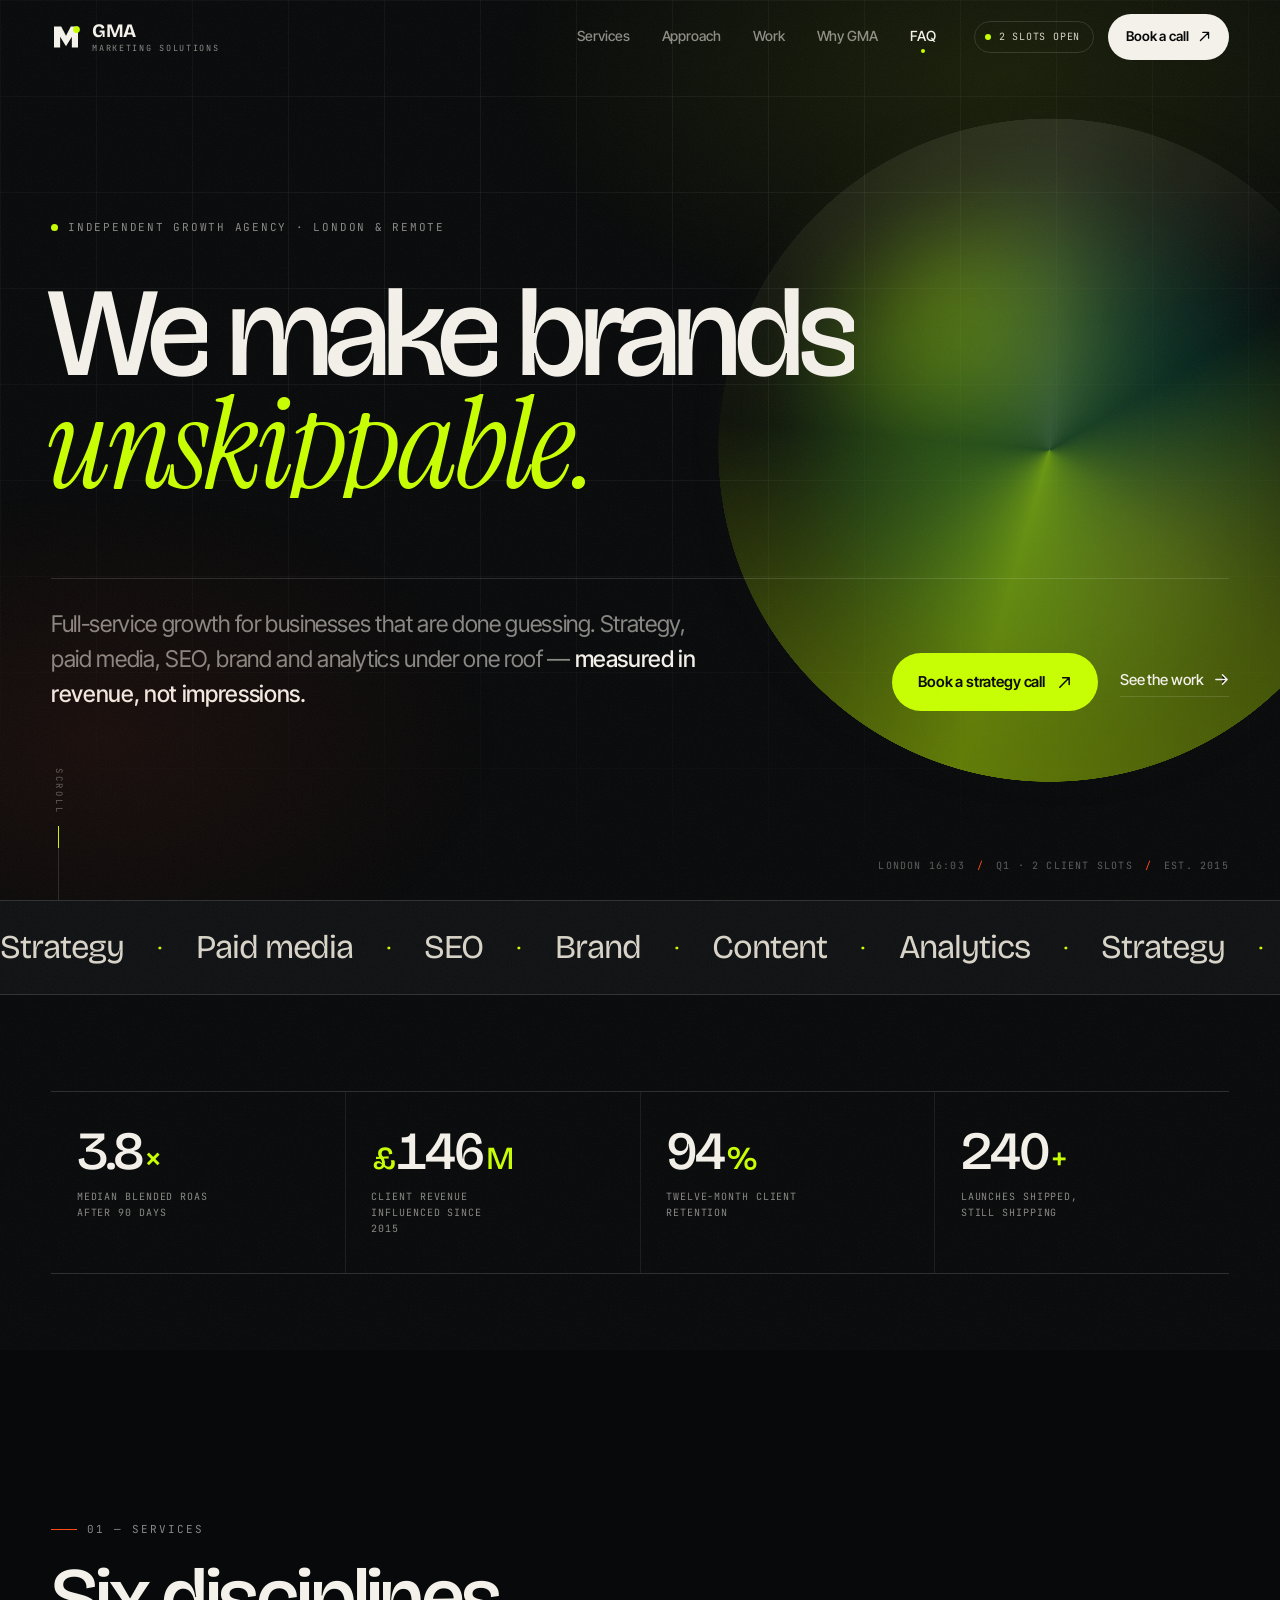
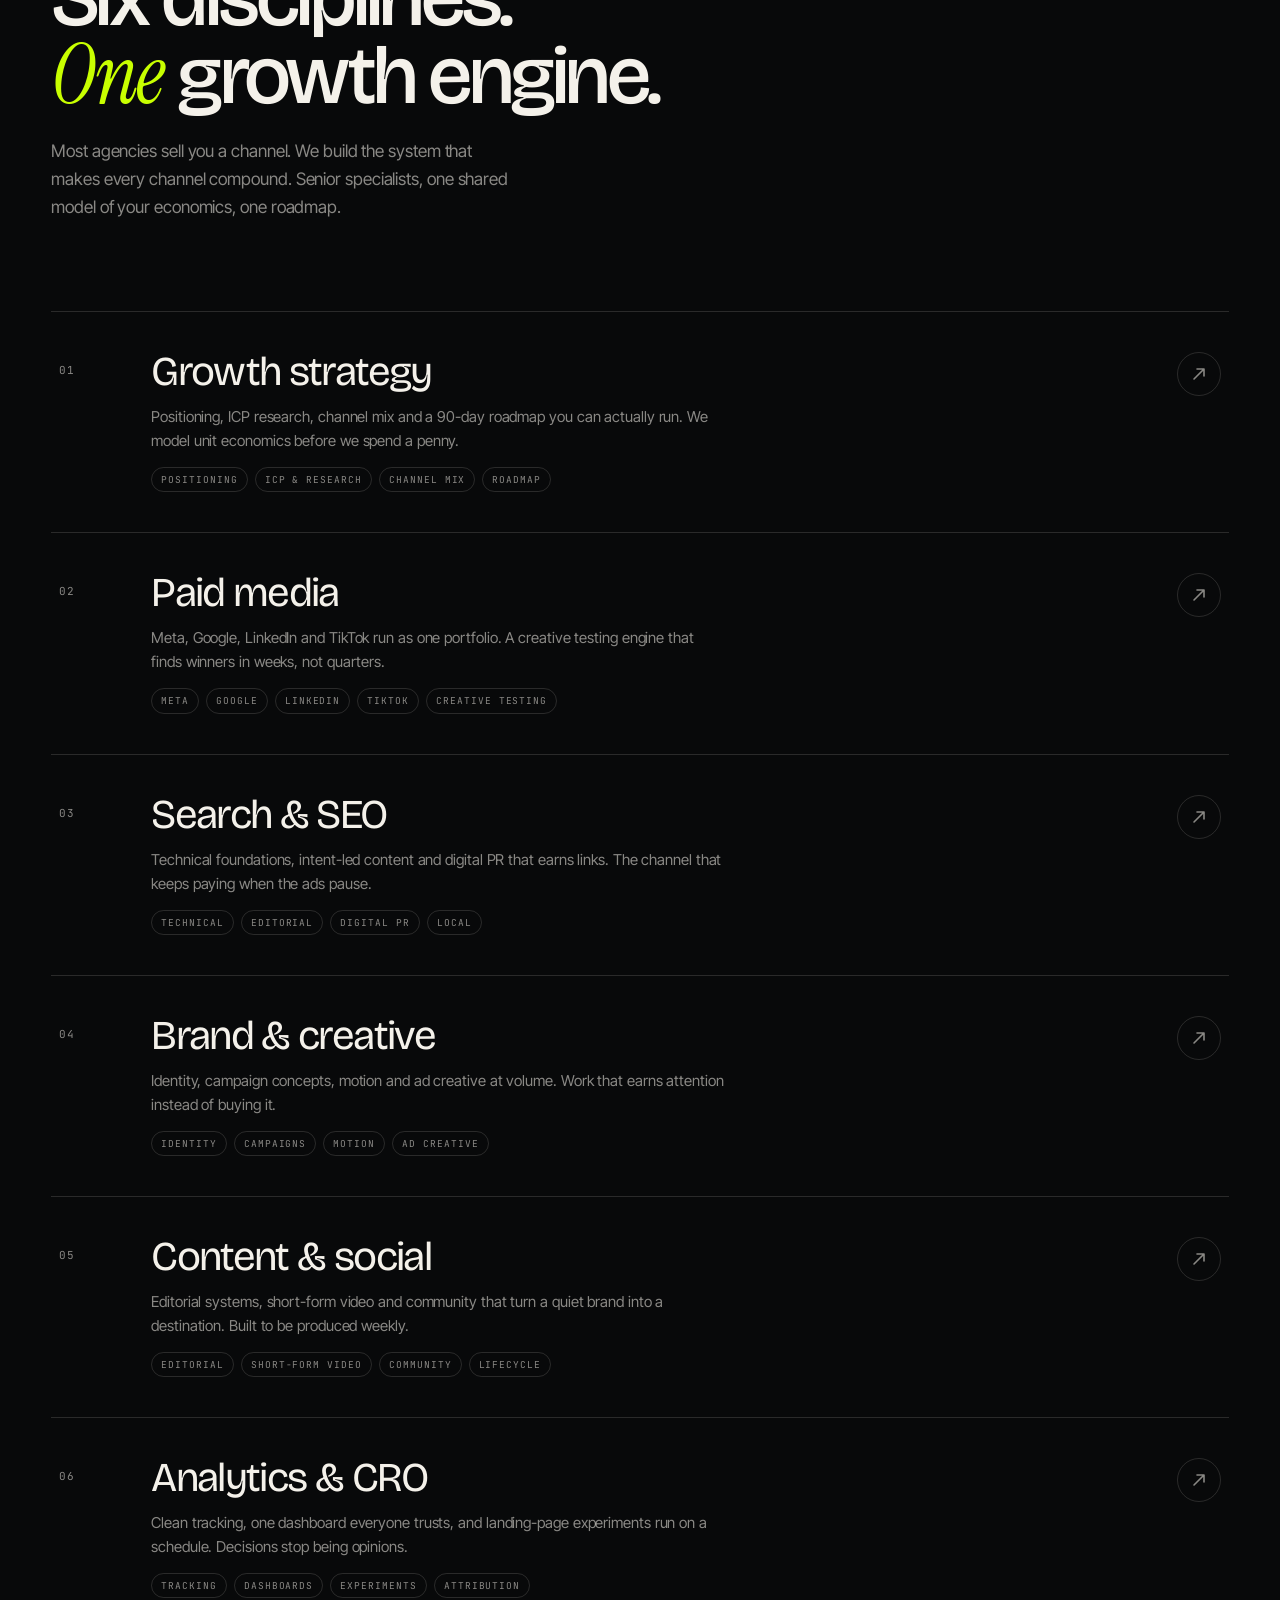
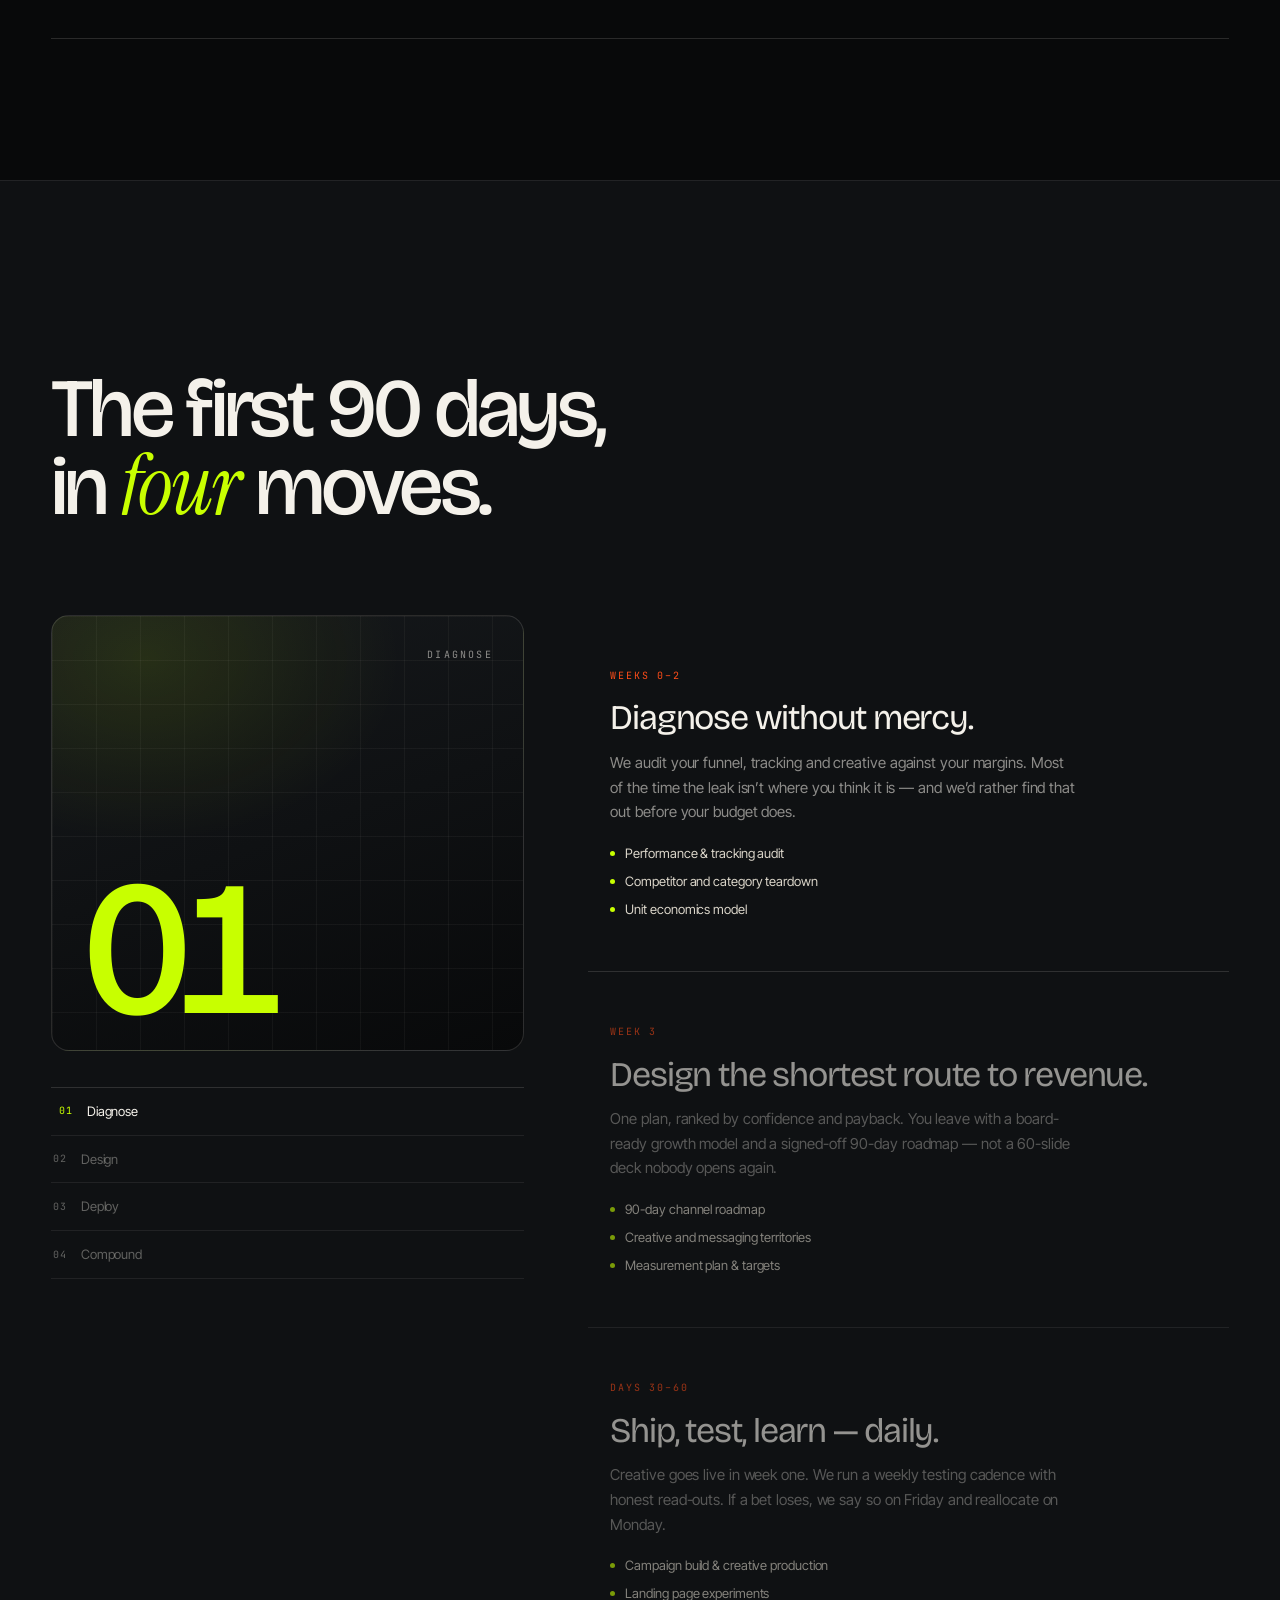
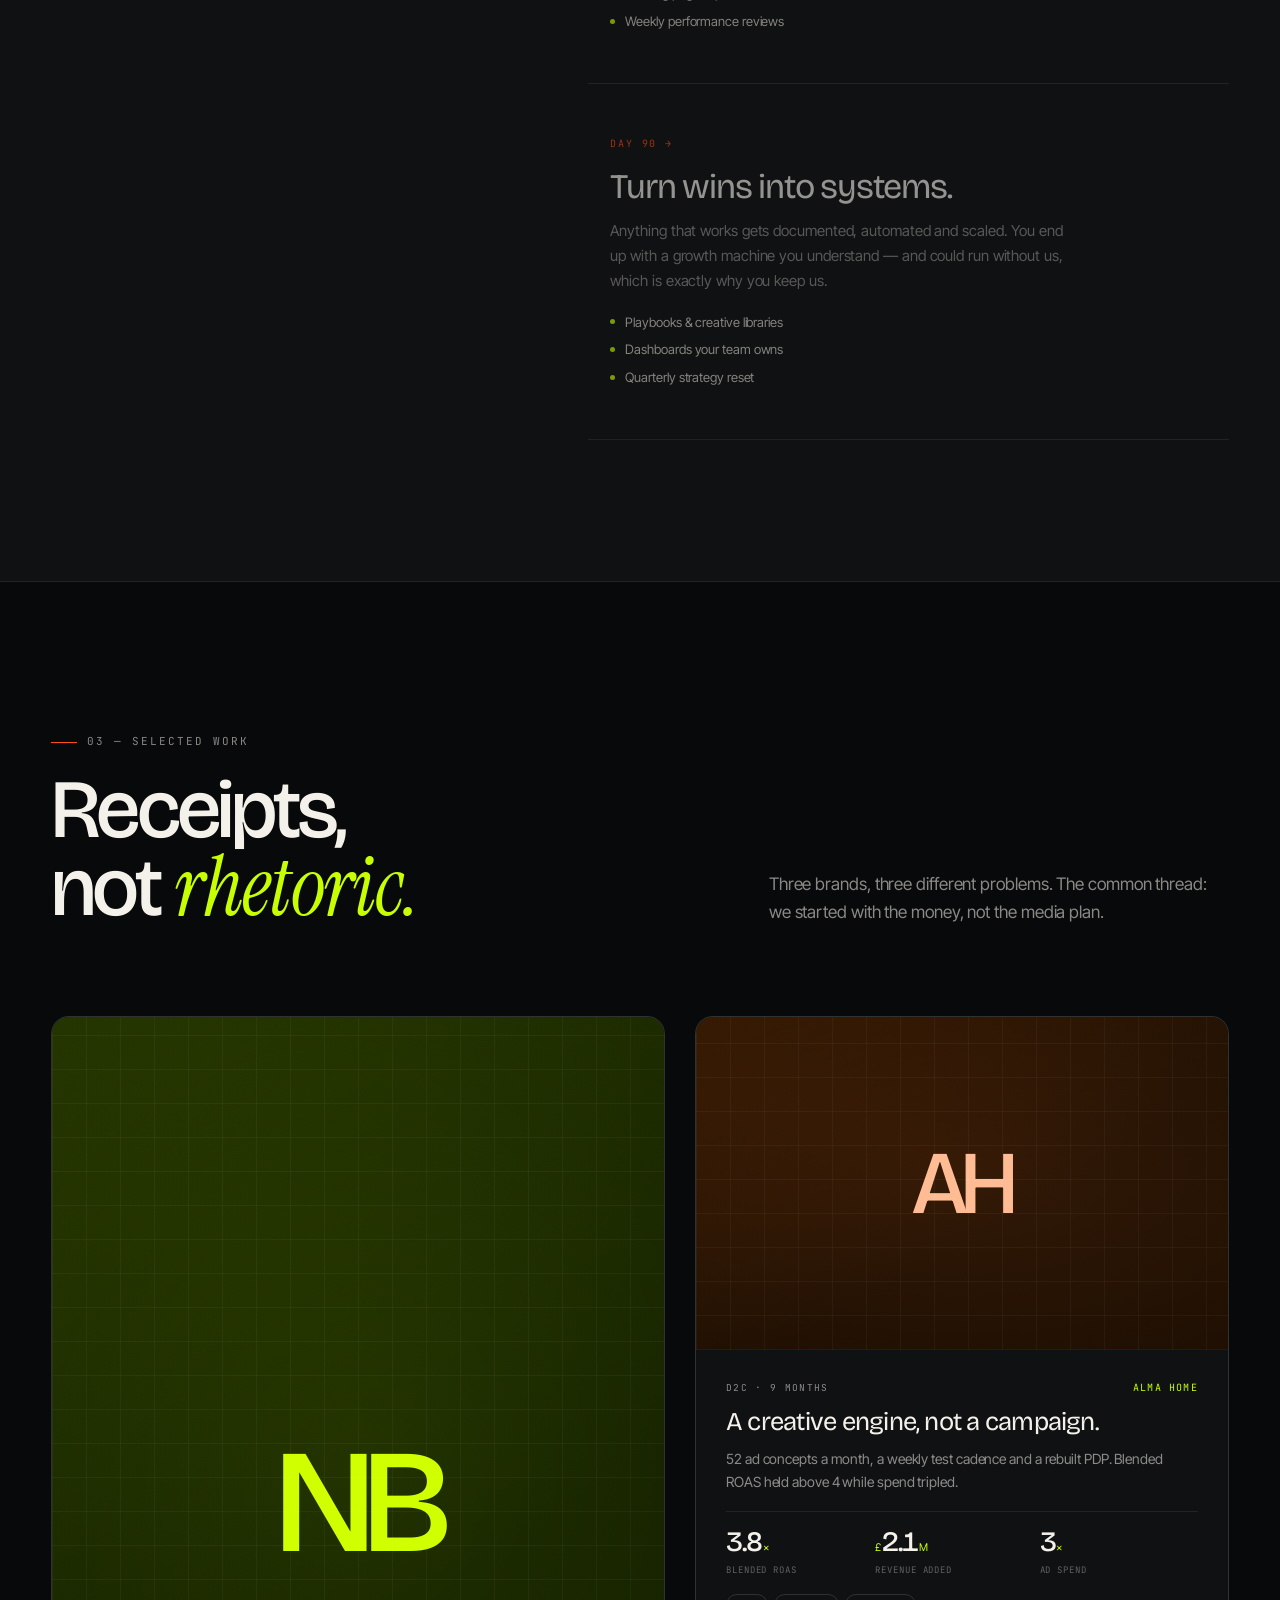
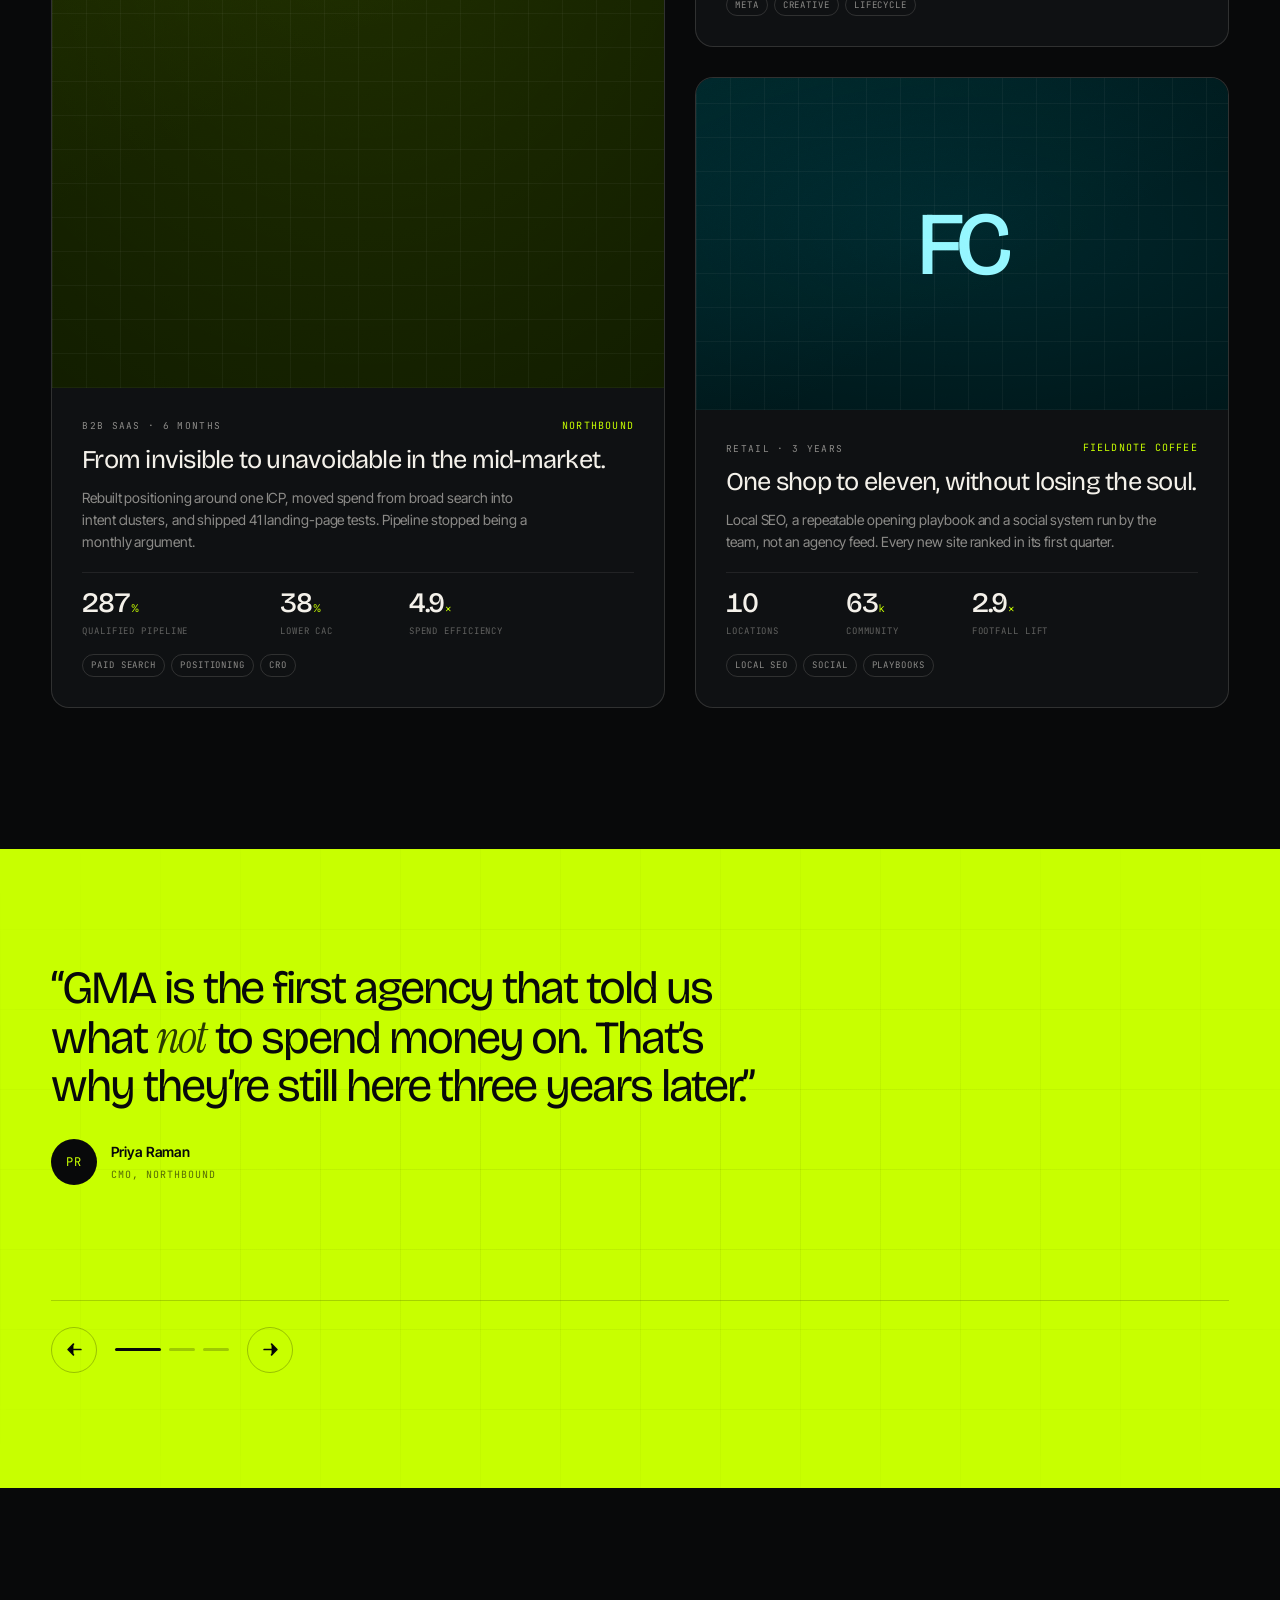
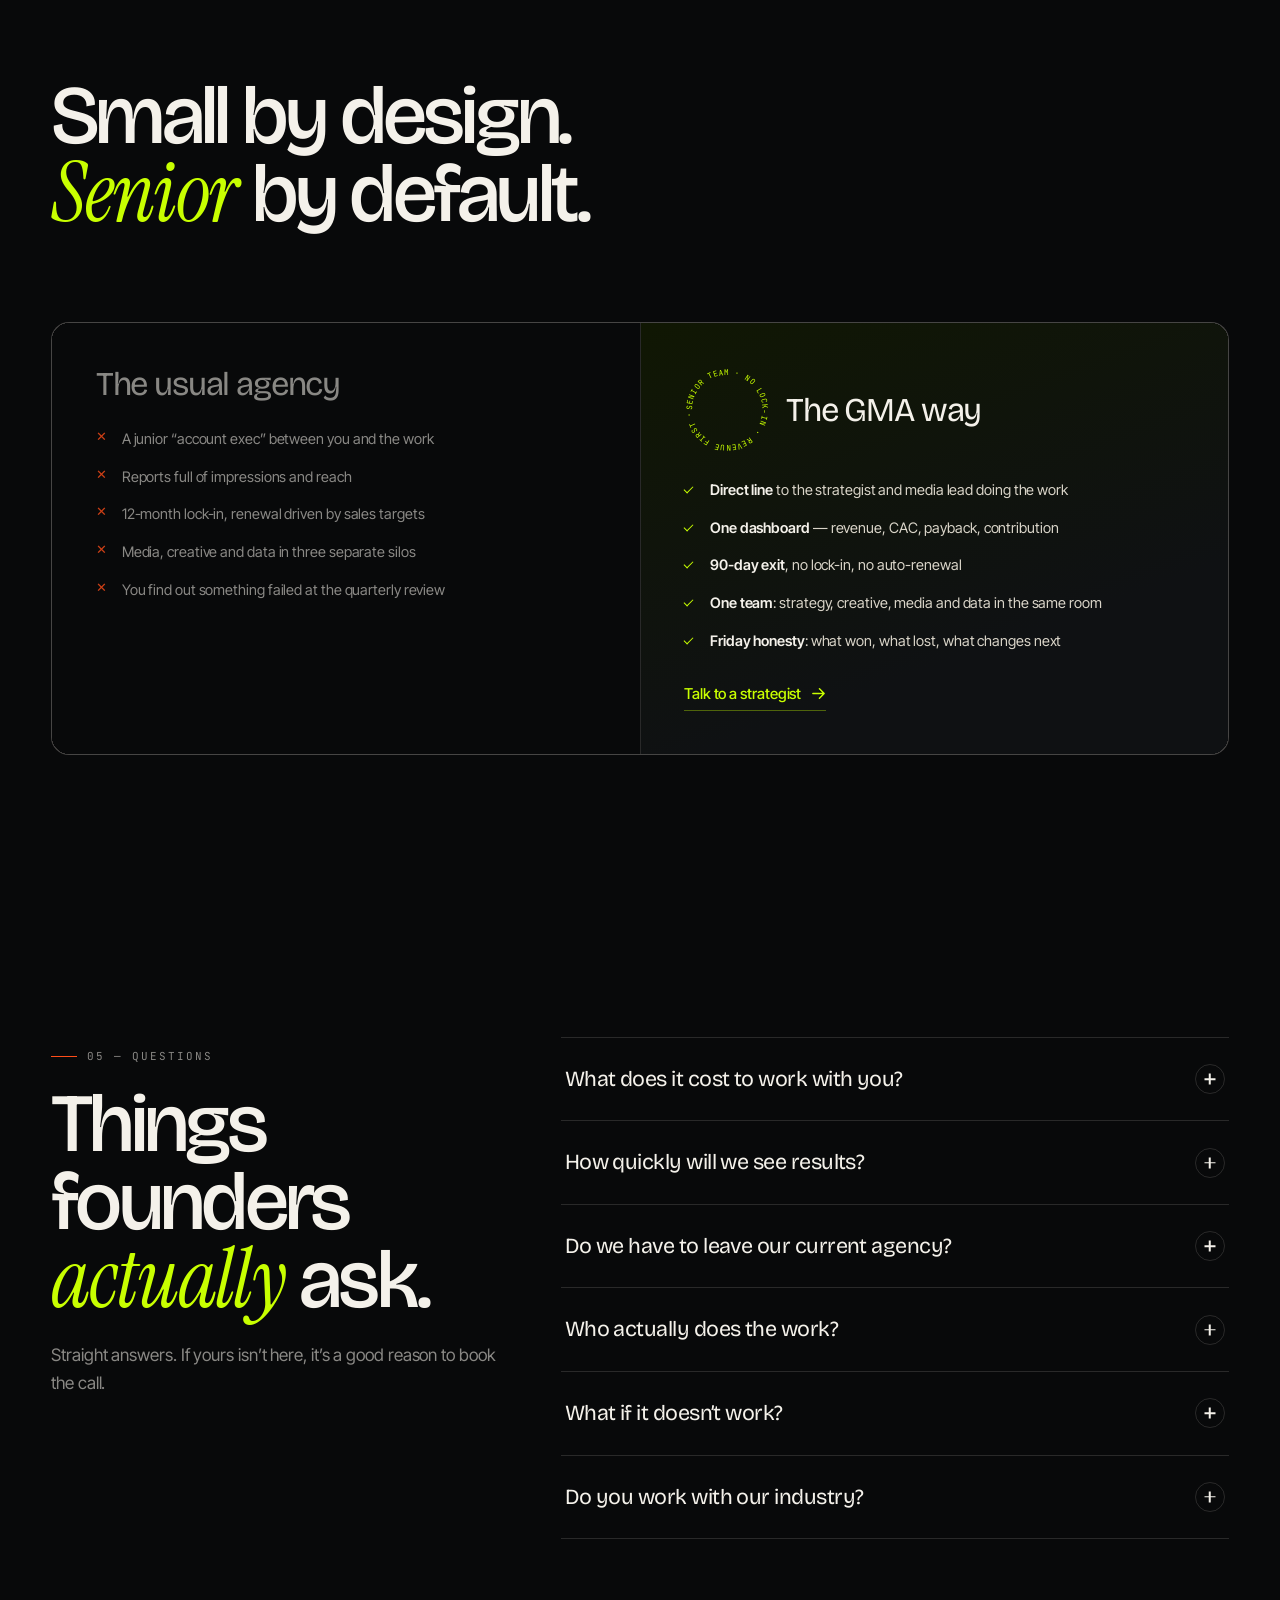
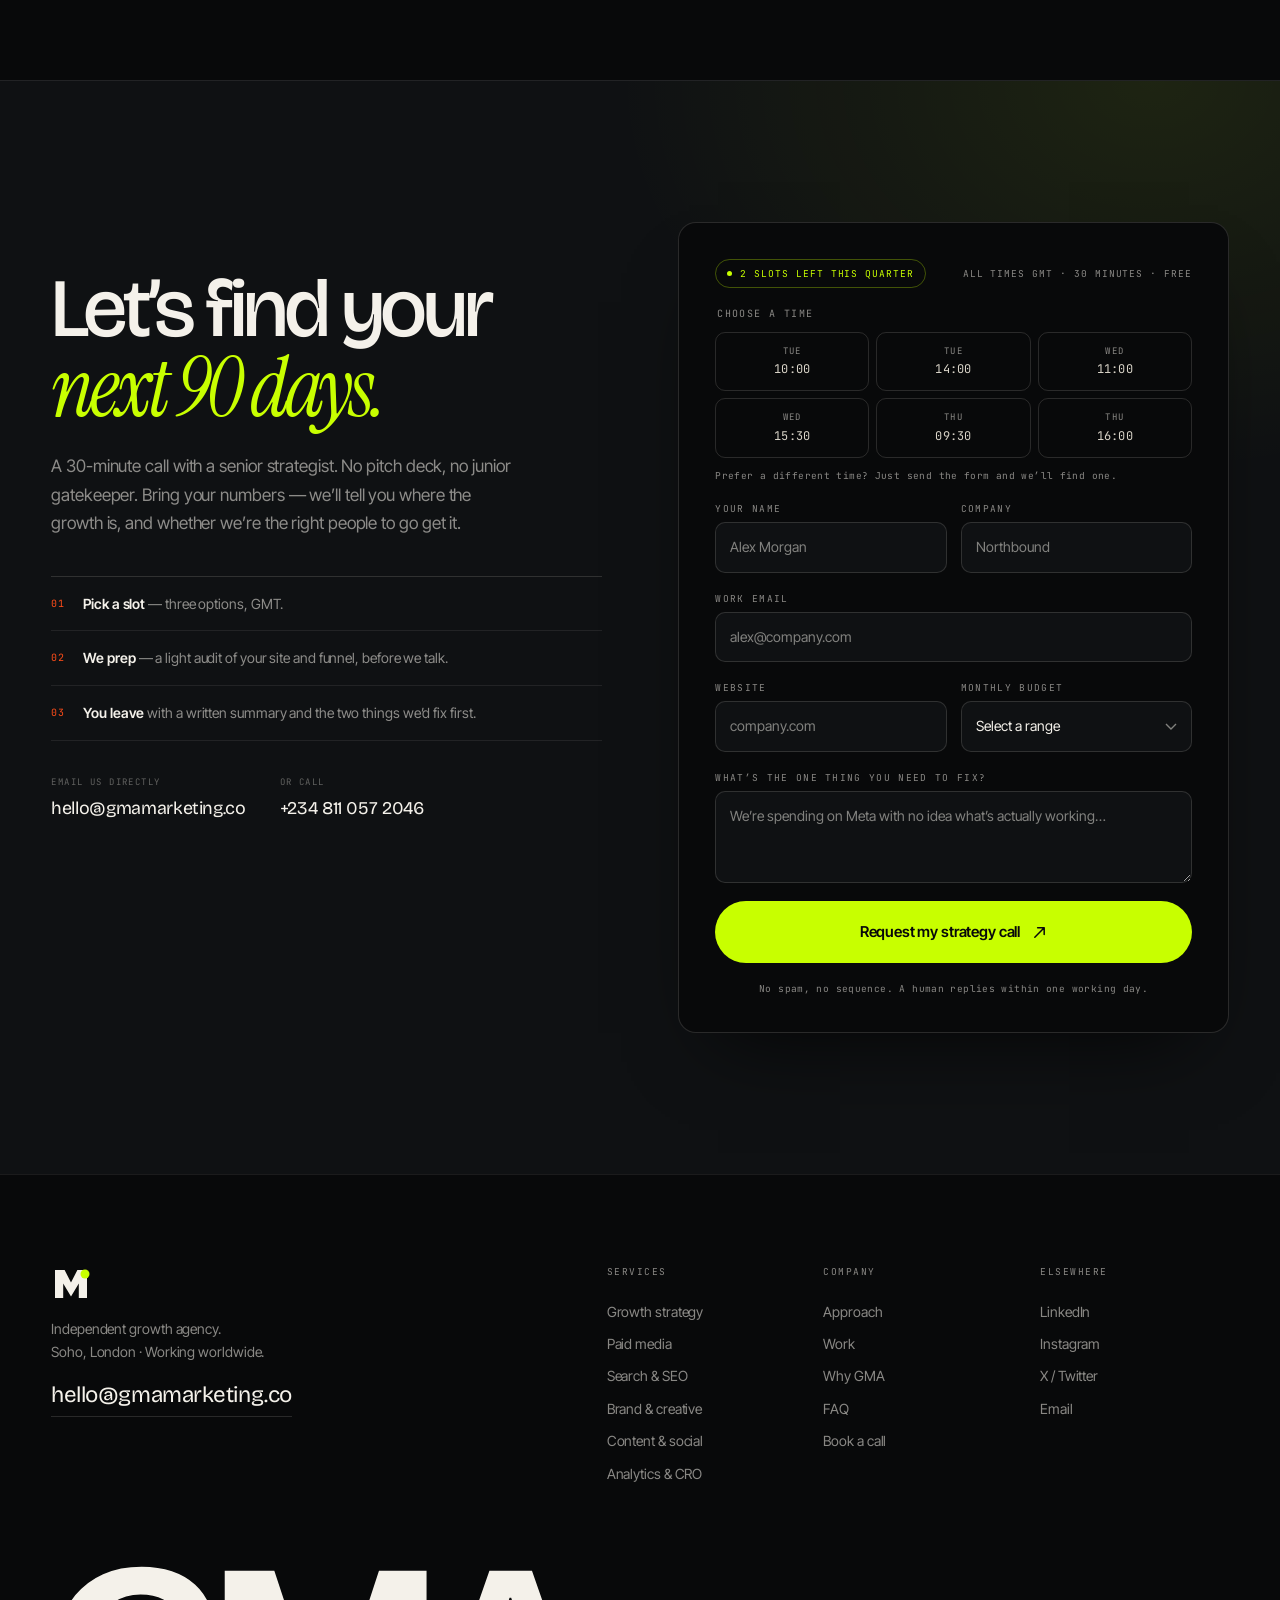
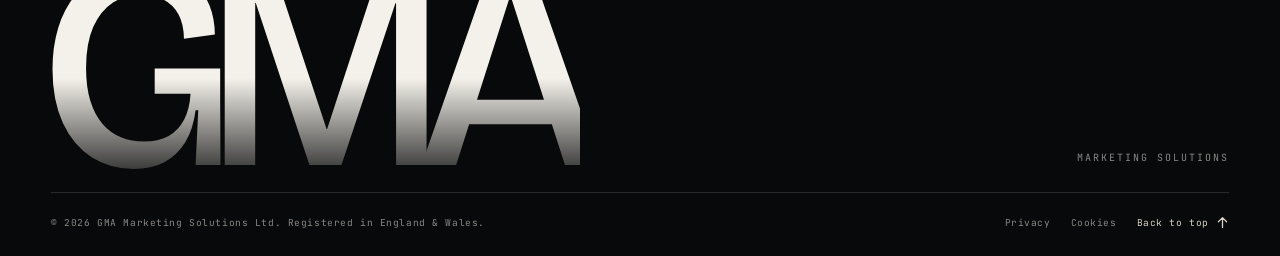
<file: index.html>
<!doctype html>
<html lang="en-GB">
<head>
<meta charset="utf-8" />
<meta name="viewport" content="width=device-width, initial-scale=1, viewport-fit=cover" />
<title>GMA Marketing Solutions — Growth, engineered. We make brands unskippable.</title>
<meta name="description" content="GMA Marketing Solutions is an independent full-service growth agency. Strategy, paid media, SEO, brand and analytics under one roof — measured in revenue, not impressions. Book a strategy call." />
<meta name="theme-color" content="#08090a" />
<link rel="canonical" href="https://gma-marketing.netlify.app/" />

<meta property="og:type" content="website" />
<meta property="og:site_name" content="GMA Marketing Solutions" />
<meta property="og:title" content="GMA Marketing Solutions — We make brands unskippable" />
<meta property="og:description" content="Independent full-service growth agency. Strategy, paid media, SEO, brand and analytics — measured in revenue, not impressions." />
<meta property="og:url" content="https://gma-marketing.netlify.app/" />
<meta property="og:image" content="https://gma-marketing.netlify.app/assets/img/og.png" />
<meta property="og:image:width" content="1200" />
<meta property="og:image:height" content="630" />
<meta name="twitter:card" content="summary_large_image" />
<meta name="twitter:title" content="GMA Marketing Solutions — We make brands unskippable" />
<meta name="twitter:description" content="Independent full-service growth agency. Measured in revenue, not impressions." />
<meta name="twitter:image" content="https://gma-marketing.netlify.app/assets/img/og.png" />

<link rel="icon" href="assets/img/favicon.svg" type="image/svg+xml" />
<link rel="apple-touch-icon" href="assets/img/favicon.svg" />
<link rel="preconnect" href="https://fonts.googleapis.com" />
<link rel="preconnect" href="https://fonts.gstatic.com" crossorigin />
<link rel="preload" as="style" href="https://fonts.googleapis.com/css2?family=Bricolage+Grotesque:opsz,wght@12..96,300..800&family=Instrument+Serif:ital@0;1&family=Inter+Tight:wght@400;500;600&family=JetBrains+Mono:wght@400;500&display=swap" />
<link rel="stylesheet" href="https://fonts.googleapis.com/css2?family=Bricolage+Grotesque:opsz,wght@12..96,300..800&family=Instrument+Serif:ital@0;1&family=Inter+Tight:wght@400;500;600&family=JetBrains+Mono:wght@400;500&display=swap" />
<link rel="stylesheet" href="assets/css/styles.css" />

<script type="application/ld+json">
{
  "@context": "https://schema.org",
  "@type": "ProfessionalService",
  "name": "GMA Marketing Solutions",
  "description": "Independent full-service growth agency delivering strategy, paid media, SEO, brand, content and analytics for B2B, D2C and multi-location businesses.",
  "url": "https://gma-marketing.netlify.app/",
  "email": "hello@gmamarketing.co",
  "telephone": "+234 811 057 2046",
  "priceRange": "£££",
  "areaServed": ["United Kingdom", "Europe", "United States"],
  "address": {
    "@type": "PostalAddress",
    "streetAddress": "18 Rivington Street",
    "addressLocality": "London",
    "postalCode": "EC2A 3DZ",
    "addressCountry": "GB"
  },
  "sameAs": [
    "https://www.linkedin.com/company/gma-marketing-solutions",
    "https://www.instagram.com/gmamarketing",
    "https://x.com/gmamarketing"
  ],
  "makesOffer": [
    { "@type": "Offer", "itemOffered": { "@type": "Service", "name": "Growth strategy" } },
    { "@type": "Offer", "itemOffered": { "@type": "Service", "name": "Paid media" } },
    { "@type": "Offer", "itemOffered": { "@type": "Service", "name": "Search and SEO" } },
    { "@type": "Offer", "itemOffered": { "@type": "Service", "name": "Brand and creative" } },
    { "@type": "Offer", "itemOffered": { "@type": "Service", "name": "Content and social" } },
    { "@type": "Offer", "itemOffered": { "@type": "Service", "name": "Analytics and CRO" } }
  ]
}
</script>
</head>
<body>
<a class="skip-link" href="#main">Skip to content</a>

<div class="grain" aria-hidden="true"></div>
<div class="edge-glow" aria-hidden="true"></div>
<div class="cursor" aria-hidden="true">
  <div class="cursor__ring"></div>
  <div class="cursor__dot"></div>
</div>
<div class="progress" aria-hidden="true"><span class="progress__bar"></span></div>

<header class="nav" id="nav">
  <div class="nav__inner">
    <a class="brand" href="#top" aria-label="GMA Marketing Solutions — home">
      <span class="brand__mark" aria-hidden="true">
        <svg viewBox="0 0 40 40" fill="none" aria-hidden="true">
          <path d="M4 34V6h9.6l6.4 12.4L26.4 6H36v28h-8.2V19.6L20 32.4 12.2 19.6V34H4Z" fill="currentColor"/>
          <circle cx="34" cy="10" r="4.5" fill="var(--acid)"/>
        </svg>
      </span>
      <span class="brand__text">
        <strong>GMA</strong>
        <span>Marketing Solutions</span>
      </span>
    </a>

    <nav class="nav__links" aria-label="Primary">
      <a href="#services"><span>Services</span></a>
      <a href="#approach"><span>Approach</span></a>
      <a href="#work"><span>Work</span></a>
      <a href="#difference"><span>Why GMA</span></a>
      <a href="#faq"><span>FAQ</span></a>
    </nav>

    <div class="nav__actions">
      <span class="status" data-status>
        <i class="status__dot" aria-hidden="true"></i>
        <span class="status__text">2 slots open</span>
      </span>
      <a class="btn btn--sm magnetic" href="#contact">
        <span>Book a call</span>
        <svg viewBox="0 0 16 16" aria-hidden="true"><path d="M3 13 13 3M13 3H6M13 3v7" stroke="currentColor" stroke-width="1.6" stroke-linecap="round" stroke-linejoin="round"/></svg>
      </a>
      <button class="menu-btn" id="menuBtn" aria-expanded="false" aria-controls="mobileMenu" aria-label="Open menu">
        <span></span><span></span>
      </button>
    </div>
  </div>
</header>

<div class="mobile-menu" id="mobileMenu" hidden>
  <nav aria-label="Mobile">
    <a href="#services"><span>01</span>Services</a>
    <a href="#approach"><span>02</span>Approach</a>
    <a href="#work"><span>03</span>Work</a>
    <a href="#difference"><span>04</span>Why GMA</a>
    <a href="#faq"><span>05</span>FAQ</a>
    <a href="#contact"><span>06</span>Book a call</a>
  </nav>
  <div class="mobile-menu__foot">
    <a href="mailto:hello@gmamarketing.co">hello@gmamarketing.co</a>
    <p>Soho, London · Working worldwide</p>
  </div>
</div>

<main id="main">

  <!-- ══════════════ HERO ══════════════ -->
  <section class="hero" id="top">
    <div class="hero__grid" aria-hidden="true"></div>
    <div class="orb" aria-hidden="true">
      <span class="orb__core"></span>
      <span class="orb__halo"></span>
    </div>

    <div class="wrap hero__wrap">
      <p class="eyebrow reveal" data-reveal>
        <span class="eyebrow__dot" aria-hidden="true"></span>
        Independent growth agency · London &amp; remote
      </p>

      <h1 class="hero__title">
        <span class="line"><span class="line__inner" data-split>We make brands</span></span>
        <span class="line"><span class="line__inner"><em data-split>unskippable.</em></span></span>
      </h1>

      <div class="hero__foot">
        <p class="hero__lede reveal" data-reveal>
          Full-service growth for businesses that are done guessing.
          Strategy, paid media, SEO, brand and analytics under one roof —
          <strong>measured in revenue, not impressions.</strong>
        </p>

        <div class="hero__cta reveal" data-reveal>
          <a class="btn btn--acid magnetic" href="#contact">
            <span>Book a strategy call</span>
            <svg viewBox="0 0 16 16" aria-hidden="true"><path d="M3 13 13 3M13 3H6M13 3v7" stroke="currentColor" stroke-width="1.6" stroke-linecap="round" stroke-linejoin="round"/></svg>
          </a>
          <a class="link-arrow" href="#work">
            See the work
            <svg viewBox="0 0 16 16" aria-hidden="true"><path d="M2 8h12M9 3l5 5-5 5" stroke="currentColor" stroke-width="1.6" stroke-linecap="round" stroke-linejoin="round"/></svg>
          </a>
        </div>
      </div>
    </div>

    <div class="hero__rail" aria-hidden="true">
      <span class="hero__rail-label">Scroll</span>
      <span class="hero__rail-line"><i></i></span>
    </div>

    <div class="hero__meta">
      <span data-clock>LONDON 00:00</span>
      <span class="hero__meta-sep">/</span>
      <span>Q1 · 2 client slots</span>
      <span class="hero__meta-sep">/</span>
      <span>Est. 2015</span>
    </div>
  </section>

  <!-- ══════════════ MARQUEE ══════════════ -->
  <div class="marquee-band" aria-hidden="true">
    <div class="marquee">
      <div class="marquee__track">
        <span>Strategy</span><span class="dot">•</span><span>Paid media</span><span class="dot">•</span><span>SEO</span><span class="dot">•</span><span>Brand</span><span class="dot">•</span><span>Content</span><span class="dot">•</span><span>Analytics</span><span class="dot">•</span>
        <span>Strategy</span><span class="dot">•</span><span>Paid media</span><span class="dot">•</span><span>SEO</span><span class="dot">•</span><span>Brand</span><span class="dot">•</span><span>Content</span><span class="dot">•</span><span>Analytics</span><span class="dot">•</span>
        <span>Strategy</span><span class="dot">•</span><span>Paid media</span><span class="dot">•</span><span>SEO</span><span class="dot">•</span><span>Brand</span><span class="dot">•</span><span>Content</span><span class="dot">•</span><span>Analytics</span><span class="dot">•</span>
      </div>
    </div>
  </div>

  <!-- ══════════════ STATS ══════════════ -->
  <section class="stats" aria-label="Results at a glance">
    <div class="wrap">
      <div class="stats__grid">
        <div class="stat reveal" data-reveal>
          <span class="stat__value"><span data-count="3.8" data-decimals="1">0</span><em>×</em></span>
          <span class="stat__label">Median blended ROAS after 90 days</span>
        </div>
        <div class="stat reveal" data-reveal>
          <span class="stat__value"><em>£</em><span data-count="146" data-decimals="0">0</span><em>M</em></span>
          <span class="stat__label">Client revenue influenced since 2015</span>
        </div>
        <div class="stat reveal" data-reveal>
          <span class="stat__value"><span data-count="94" data-decimals="0">0</span><em>%</em></span>
          <span class="stat__label">Twelve-month client retention</span>
        </div>
        <div class="stat reveal" data-reveal>
          <span class="stat__value"><span data-count="240" data-decimals="0">0</span><em>+</em></span>
          <span class="stat__label">Launches shipped, still shipping</span>
        </div>
      </div>
    </div>
  </section>

  <!-- ══════════════ SERVICES ══════════════ -->
  <section class="section services" id="services">
    <div class="wrap">
      <header class="sec-head">
        <span class="sec-num reveal" data-reveal>01 — Services</span>
        <h2 class="sec-title reveal" data-reveal>Six disciplines.<br /><em>One</em> growth engine.</h2>
        <p class="sec-lede reveal" data-reveal>
          Most agencies sell you a channel. We build the system that makes every channel
          compound. Senior specialists, one shared model of your economics, one roadmap.
        </p>
      </header>

      <ul class="svc">
        <li class="svc__item reveal" data-reveal>
          <a class="svc__row" href="#contact">
            <span class="svc__num">01</span>
            <span class="svc__body">
              <span class="svc__name">Growth strategy</span>
              <span class="svc__desc">Positioning, ICP research, channel mix and a 90-day roadmap you can actually run. We model unit economics before we spend a penny.</span>
              <span class="svc__tags"><i>Positioning</i><i>ICP &amp; research</i><i>Channel mix</i><i>Roadmap</i></span>
            </span>
            <span class="svc__arrow" aria-hidden="true">
              <svg viewBox="0 0 16 16"><path d="M3 13 13 3M13 3H6M13 3v7" stroke="currentColor" stroke-width="1.6" stroke-linecap="round" stroke-linejoin="round"/></svg>
            </span>
          </a>
        </li>

        <li class="svc__item reveal" data-reveal>
          <a class="svc__row" href="#contact">
            <span class="svc__num">02</span>
            <span class="svc__body">
              <span class="svc__name">Paid media</span>
              <span class="svc__desc">Meta, Google, LinkedIn and TikTok run as one portfolio. A creative testing engine that finds winners in weeks, not quarters.</span>
              <span class="svc__tags"><i>Meta</i><i>Google</i><i>LinkedIn</i><i>TikTok</i><i>Creative testing</i></span>
            </span>
            <span class="svc__arrow" aria-hidden="true">
              <svg viewBox="0 0 16 16"><path d="M3 13 13 3M13 3H6M13 3v7" stroke="currentColor" stroke-width="1.6" stroke-linecap="round" stroke-linejoin="round"/></svg>
            </span>
          </a>
        </li>

        <li class="svc__item reveal" data-reveal>
          <a class="svc__row" href="#contact">
            <span class="svc__num">03</span>
            <span class="svc__body">
              <span class="svc__name">Search &amp; SEO</span>
              <span class="svc__desc">Technical foundations, intent-led content and digital PR that earns links. The channel that keeps paying when the ads pause.</span>
              <span class="svc__tags"><i>Technical</i><i>Editorial</i><i>Digital PR</i><i>Local</i></span>
            </span>
            <span class="svc__arrow" aria-hidden="true">
              <svg viewBox="0 0 16 16"><path d="M3 13 13 3M13 3H6M13 3v7" stroke="currentColor" stroke-width="1.6" stroke-linecap="round" stroke-linejoin="round"/></svg>
            </span>
          </a>
        </li>

        <li class="svc__item reveal" data-reveal>
          <a class="svc__row" href="#contact">
            <span class="svc__num">04</span>
            <span class="svc__body">
              <span class="svc__name">Brand &amp; creative</span>
              <span class="svc__desc">Identity, campaign concepts, motion and ad creative at volume. Work that earns attention instead of buying it.</span>
              <span class="svc__tags"><i>Identity</i><i>Campaigns</i><i>Motion</i><i>Ad creative</i></span>
            </span>
            <span class="svc__arrow" aria-hidden="true">
              <svg viewBox="0 0 16 16"><path d="M3 13 13 3M13 3H6M13 3v7" stroke="currentColor" stroke-width="1.6" stroke-linecap="round" stroke-linejoin="round"/></svg>
            </span>
          </a>
        </li>

        <li class="svc__item reveal" data-reveal>
          <a class="svc__row" href="#contact">
            <span class="svc__num">05</span>
            <span class="svc__body">
              <span class="svc__name">Content &amp; social</span>
              <span class="svc__desc">Editorial systems, short-form video and community that turn a quiet brand into a destination. Built to be produced weekly.</span>
              <span class="svc__tags"><i>Editorial</i><i>Short-form video</i><i>Community</i><i>Lifecycle</i></span>
            </span>
            <span class="svc__arrow" aria-hidden="true">
              <svg viewBox="0 0 16 16"><path d="M3 13 13 3M13 3H6M13 3v7" stroke="currentColor" stroke-width="1.6" stroke-linecap="round" stroke-linejoin="round"/></svg>
            </span>
          </a>
        </li>

        <li class="svc__item reveal" data-reveal>
          <a class="svc__row" href="#contact">
            <span class="svc__num">06</span>
            <span class="svc__body">
              <span class="svc__name">Analytics &amp; CRO</span>
              <span class="svc__desc">Clean tracking, one dashboard everyone trusts, and landing-page experiments run on a schedule. Decisions stop being opinions.</span>
              <span class="svc__tags"><i>Tracking</i><i>Dashboards</i><i>Experiments</i><i>Attribution</i></span>
            </span>
            <span class="svc__arrow" aria-hidden="true">
              <svg viewBox="0 0 16 16"><path d="M3 13 13 3M13 3H6M13 3v7" stroke="currentColor" stroke-width="1.6" stroke-linecap="round" stroke-linejoin="round"/></svg>
            </span>
          </a>
        </li>
      </ul>
    </div>
  </section>

  <!-- ══════════════ APPROACH ══════════════ -->
  <section class="section approach" id="approach">
    <div class="wrap">
      <header class="sec-head">
        <span class="sec-num reveal" data-reveal>02 — Approach</span>
        <h2 class="sec-title reveal" data-reveal>The first 90 days,<br />in <em>four</em> moves.</h2>
      </header>

      <div class="process">
        <aside class="process__visual" aria-hidden="true">
          <div class="process__figure">
            <span class="process__big" data-process-num>01</span>
            <span class="process__word" data-process-word>Diagnose</span>
          </div>
          <ol class="process__mini">
            <li class="is-active" data-mini><i>01</i>Diagnose</li>
            <li data-mini><i>02</i>Design</li>
            <li data-mini><i>03</i>Deploy</li>
            <li data-mini><i>04</i>Compound</li>
          </ol>
        </aside>

        <ol class="process__steps">
          <li class="step" data-step data-num="01" data-word="Diagnose">
            <span class="step__kicker">Weeks 0–2</span>
            <h3 class="step__title">Diagnose without mercy.</h3>
            <p>We audit your funnel, tracking and creative against your margins. Most of the time the leak isn’t where you think it is — and we’d rather find that out before your budget does.</p>
            <ul class="step__list">
              <li>Performance &amp; tracking audit</li>
              <li>Competitor and category teardown</li>
              <li>Unit economics model</li>
            </ul>
          </li>

          <li class="step" data-step data-num="02" data-word="Design">
            <span class="step__kicker">Week 3</span>
            <h3 class="step__title">Design the shortest route to revenue.</h3>
            <p>One plan, ranked by confidence and payback. You leave with a board-ready growth model and a signed-off 90-day roadmap — not a 60-slide deck nobody opens again.</p>
            <ul class="step__list">
              <li>90-day channel roadmap</li>
              <li>Creative and messaging territories</li>
              <li>Measurement plan &amp; targets</li>
            </ul>
          </li>

          <li class="step" data-step data-num="03" data-word="Deploy">
            <span class="step__kicker">Days 30–60</span>
            <h3 class="step__title">Ship, test, learn — daily.</h3>
            <p>Creative goes live in week one. We run a weekly testing cadence with honest read-outs. If a bet loses, we say so on Friday and reallocate on Monday.</p>
            <ul class="step__list">
              <li>Campaign build &amp; creative production</li>
              <li>Landing page experiments</li>
              <li>Weekly performance reviews</li>
            </ul>
          </li>

          <li class="step" data-step data-num="04" data-word="Compound">
            <span class="step__kicker">Day 90 →</span>
            <h3 class="step__title">Turn wins into systems.</h3>
            <p>Anything that works gets documented, automated and scaled. You end up with a growth machine you understand — and could run without us, which is exactly why you keep us.</p>
            <ul class="step__list">
              <li>Playbooks &amp; creative libraries</li>
              <li>Dashboards your team owns</li>
              <li>Quarterly strategy reset</li>
            </ul>
          </li>
        </ol>
      </div>
    </div>
  </section>

  <!-- ══════════════ WORK ══════════════ -->
  <section class="section work" id="work">
    <div class="wrap">
      <header class="sec-head sec-head--split">
        <div>
          <span class="sec-num reveal" data-reveal>03 — Selected work</span>
          <h2 class="sec-title reveal" data-reveal>Receipts,<br />not <em>rhetoric.</em></h2>
        </div>
        <p class="sec-lede reveal" data-reveal>
          Three brands, three different problems. The common thread: we started with the
          money, not the media plan.
        </p>
      </header>

      <div class="cases">
        <article class="case case--lg reveal" data-reveal>
          <div class="case__visual case__visual--a" aria-hidden="true">
            <span class="case__glyph">NB</span>
            <span class="case__scan"></span>
          </div>
          <div class="case__body">
            <div class="case__top">
              <span class="case__tag">B2B SaaS · 6 months</span>
              <span class="case__brand">Northbound</span>
            </div>
            <h3 class="case__title">From invisible to unavoidable in the mid-market.</h3>
            <p class="case__desc">Rebuilt positioning around one ICP, moved spend from broad search into intent clusters, and shipped 41 landing-page tests. Pipeline stopped being a monthly argument.</p>
            <div class="case__metrics">
              <div><span data-count="312" data-decimals="0">0</span><em>%</em><small>Qualified pipeline</small></div>
              <div><span data-count="41" data-decimals="0">0</span><em>%</em><small>Lower CAC</small></div>
              <div><span>4.9</span><em>×</em><small>Spend efficiency</small></div>
            </div>
            <div class="case__chips"><i>Paid search</i><i>Positioning</i><i>CRO</i></div>
          </div>
        </article>

        <article class="case reveal" data-reveal>
          <div class="case__visual case__visual--b" aria-hidden="true">
            <span class="case__glyph">AH</span>
            <span class="case__scan"></span>
          </div>
          <div class="case__body">
            <div class="case__top">
              <span class="case__tag">D2C · 9 months</span>
              <span class="case__brand">Alma Home</span>
            </div>
            <h3 class="case__title">A creative engine, not a campaign.</h3>
            <p class="case__desc">52 ad concepts a month, a weekly test cadence and a rebuilt PDP. Blended ROAS held above 4 while spend tripled.</p>
            <div class="case__metrics">
              <div><span data-count="4.1" data-decimals="1">0</span><em>×</em><small>Blended ROAS</small></div>
              <div><em>£</em><span data-count="2.3" data-decimals="1">0</span><em>M</em><small>Revenue added</small></div>
              <div><span data-count="3" data-decimals="0">0</span><em>×</em><small>Ad spend</small></div>
            </div>
            <div class="case__chips"><i>Meta</i><i>Creative</i><i>Lifecycle</i></div>
          </div>
        </article>

        <article class="case reveal" data-reveal>
          <div class="case__visual case__visual--c" aria-hidden="true">
            <span class="case__glyph">FC</span>
            <span class="case__scan"></span>
          </div>
          <div class="case__body">
            <div class="case__top">
              <span class="case__tag">Retail · 3 years</span>
              <span class="case__brand">Fieldnote Coffee</span>
            </div>
            <h3 class="case__title">One shop to eleven, without losing the soul.</h3>
            <p class="case__desc">Local SEO, a repeatable opening playbook and a social system run by the team, not an agency feed. Every new site ranked in its first quarter.</p>
            <div class="case__metrics">
              <div><span data-count="11" data-decimals="0">0</span><small>Locations</small></div>
              <div><span data-count="68" data-decimals="0">0</span><em>k</em><small>Community</small></div>
              <div><span data-count="3.2" data-decimals="1">0</span><em>×</em><small>Footfall lift</small></div>
            </div>
            <div class="case__chips"><i>Local SEO</i><i>Social</i><i>Playbooks</i></div>
          </div>
        </article>
      </div>
    </div>
  </section>

  <!-- ══════════════ QUOTES ══════════════ -->
  <section class="quotes-band" aria-label="Client testimonials">
    <div class="wrap">
      <div class="quotes" data-carousel>
        <div class="quotes__stage">
          <figure class="quote is-active">
            <blockquote>“GMA is the first agency that told us what <em>not</em> to spend money on. That’s why they’re still here three years later.”</blockquote>
            <figcaption>
              <span class="quote__avatar" aria-hidden="true">PR</span>
              <span><strong>Priya Raman</strong><small>CMO, Northbound</small></span>
            </figcaption>
          </figure>
          <figure class="quote">
            <blockquote>“We went from guessing to a machine. Every pound is accounted for, and I can finally see the whole picture on one page.”</blockquote>
            <figcaption>
              <span class="quote__avatar" aria-hidden="true">TO</span>
              <span><strong>Tom Okafor</strong><small>Founder, Alma Home</small></span>
            </figcaption>
          </figure>
          <figure class="quote">
            <blockquote>“They grew with us from one shop to eleven. Same people, same rigour, no big-agency theatre.”</blockquote>
            <figcaption>
              <span class="quote__avatar" aria-hidden="true">NW</span>
              <span><strong>Nell Whitaker</strong><small>Managing Director, Fieldnote</small></span>
            </figcaption>
          </figure>
        </div>

        <div class="quotes__nav">
          <button class="circle-btn" data-prev aria-label="Previous testimonial">
            <svg viewBox="0 0 16 16" aria-hidden="true"><path d="M14 8H2M7 3 2 8l5 5" stroke="currentColor" stroke-width="1.6" stroke-linecap="round" stroke-linejoin="round"/></svg>
          </button>
          <div class="quotes__dots" role="tablist" aria-label="Choose testimonial">
            <button class="is-active" role="tab" aria-selected="true" aria-label="Testimonial 1" data-dot></button>
            <button role="tab" aria-selected="false" aria-label="Testimonial 2" data-dot></button>
            <button role="tab" aria-selected="false" aria-label="Testimonial 3" data-dot></button>
          </div>
          <button class="circle-btn" data-next aria-label="Next testimonial">
            <svg viewBox="0 0 16 16" aria-hidden="true"><path d="M2 8h12M9 3l5 5-5 5" stroke="currentColor" stroke-width="1.6" stroke-linecap="round" stroke-linejoin="round"/></svg>
          </button>
        </div>
      </div>
    </div>
  </section>

  <!-- ══════════════ DIFFERENCE ══════════════ -->
  <section class="section difference" id="difference">
    <div class="wrap">
      <header class="sec-head">
        <span class="sec-num reveal" data-reveal>04 — Why GMA</span>
        <h2 class="sec-title reveal" data-reveal>Small by design.<br /><em>Senior</em> by default.</h2>
      </header>

      <div class="diff">
        <div class="diff__col diff__col--them reveal" data-reveal>
          <h3>The usual agency</h3>
          <ul>
            <li>A junior “account exec” between you and the work</li>
            <li>Reports full of impressions and reach</li>
            <li>12-month lock-in, renewal driven by sales targets</li>
            <li>Media, creative and data in three separate silos</li>
            <li>You find out something failed at the quarterly review</li>
          </ul>
        </div>

        <div class="diff__col diff__col--us reveal" data-reveal>
          <h3 class="diff__us-title">
            <svg class="stamp" viewBox="0 0 100 100" aria-hidden="true">
              <defs><path id="circlePath" d="M50,50 m-41,0 a41,41 0 1,1 82,0 a41,41 0 1,1 -82,0" /></defs>
              <text><textPath href="#circlePath">SENIOR TEAM · NO LOCK-IN · REVENUE FIRST · </textPath></text>
            </svg>
            The GMA way
          </h3>
          <ul>
            <li><b>Direct line</b> to the strategist and media lead doing the work</li>
            <li><b>One dashboard</b> — revenue, CAC, payback, contribution</li>
            <li><b>90-day exit</b>, no lock-in, no auto-renewal</li>
            <li><b>One team</b>: strategy, creative, media and data in the same room</li>
            <li><b>Friday honesty</b>: what won, what lost, what changes next</li>
          </ul>
          <a class="link-arrow" href="#contact">
            Talk to a strategist
            <svg viewBox="0 0 16 16" aria-hidden="true"><path d="M2 8h12M9 3l5 5-5 5" stroke="currentColor" stroke-width="1.6" stroke-linecap="round" stroke-linejoin="round"/></svg>
          </a>
        </div>
      </div>
    </div>
  </section>

  <!-- ══════════════ FAQ ══════════════ -->
  <section class="section faq" id="faq">
    <div class="wrap faq__wrap">
      <header class="sec-head sec-head--narrow">
        <span class="sec-num reveal" data-reveal>05 — Questions</span>
        <h2 class="sec-title reveal" data-reveal>Things founders<br /><em>actually</em> ask.</h2>
        <p class="sec-lede reveal" data-reveal>
          Straight answers. If yours isn’t here, it’s a good reason to book the call.
        </p>
      </header>

      <div class="faq__list">
        <details class="faq__item reveal" data-reveal>
          <summary>
            <span>What does it cost to work with you?</span>
            <i aria-hidden="true"></i>
          </summary>
          <div class="faq__answer">
            <p>Retainers start at <strong>£3,500 / month</strong> and scale with scope. Standalone projects — a brand sprint, a tracking rebuild, a landing-page programme — start at <strong>£12,000</strong>. Media spend is separate and always transparent; we don’t take a percentage of it.</p>
          </div>
        </details>

        <details class="faq__item reveal" data-reveal>
          <summary>
            <span>How quickly will we see results?</span>
            <i aria-hidden="true"></i>
          </summary>
          <div class="faq__answer">
            <p>Paid media gives you a readable signal in <strong>2–4 weeks</strong> and a settled picture by day 60. SEO compounds: expect early movement at 90 days and meaningful pipeline at <strong>3–6 months</strong>. We publish the target numbers up front so the timeline is never a surprise.</p>
          </div>
        </details>

        <details class="faq__item reveal" data-reveal>
          <summary>
            <span>Do we have to leave our current agency?</span>
            <i aria-hidden="true"></i>
          </summary>
          <div class="faq__answer">
            <p>Not necessarily. Around a third of our clients run us alongside an incumbent — usually creative with one, media with the other. We also run clean transition projects if you’d rather consolidate. Your call, not ours.</p>
          </div>
        </details>

        <details class="faq__item reveal" data-reveal>
          <summary>
            <span>Who actually does the work?</span>
            <i aria-hidden="true"></i>
          </summary>
          <div class="faq__answer">
            <p>The people you meet. Each strategist leads a maximum of six accounts, and no one learns on your budget. The same lead runs your kickoff and your quarterly review — no handover to a delivery pod you’ve never spoken to.</p>
          </div>
        </details>

        <details class="faq__item reveal" data-reveal>
          <summary>
            <span>What if it doesn’t work?</span>
            <i aria-hidden="true"></i>
          </summary>
          <div class="faq__answer">
            <p>You get a formal performance review at day 90 with agreed targets. If we miss them and the plan was followed, you can walk — no notice penalty, no final invoice beyond work delivered. There’s no 12-month tie-in to hide behind.</p>
          </div>
        </details>

        <details class="faq__item reveal" data-reveal>
          <summary>
            <span>Do you work with our industry?</span>
            <i aria-hidden="true"></i>
          </summary>
          <div class="faq__answer">
            <p>Most often B2B SaaS and services, D2C consumer brands, and multi-location retail or hospitality. We avoid direct conflicts where possible and will tell you on the call if we’re already working with a competitor.</p>
          </div>
        </details>
      </div>
    </div>
  </section>

  <!-- ══════════════ CONTACT ══════════════ -->
  <section class="section contact" id="contact">
    <div class="wrap">
      <div class="contact__grid">
        <div class="contact__intro">
          <span class="sec-num reveal" data-reveal>06 — Next step</span>
          <h2 class="contact__title reveal" data-reveal>Let’s find your<br /><em>next 90 days.</em></h2>
          <p class="contact__lede reveal" data-reveal>
            A 30-minute call with a senior strategist. No pitch deck, no junior gatekeeper.
            Bring your numbers — we’ll tell you where the growth is, and whether we’re the
            right people to go get it.
          </p>

          <ol class="next-steps reveal" data-reveal>
            <li><i>01</i><span><b>Pick a slot</b> — three options, GMT.</span></li>
            <li><i>02</i><span><b>We prep</b> — a light audit of your site and funnel, before we talk.</span></li>
            <li><i>03</i><span><b>You leave</b> with a written summary and the two things we’d fix first.</span></li>
          </ol>

          <div class="contact__direct reveal" data-reveal>
            <a href="mailto:hello@gmamarketing.co">
              <small>Email us directly</small>
              hello@gmamarketing.co
            </a>
            <a href="tel:+2348110572046">
              <small>Or call</small>
              +234 811 057 2046
            </a>
          </div>
        </div>

        <div class="contact__card reveal" data-reveal>
          <form class="form" id="bookingForm" novalidate>
            <div class="form__head">
              <span class="form__badge"><i aria-hidden="true"></i> 2 slots left this quarter</span>
              <p class="form__hint">All times GMT · 30 minutes · Free</p>
            </div>

            <fieldset class="slots">
              <legend>Choose a time</legend>
              <div class="slots__grid">
                <label class="slot"><input type="radio" name="slot" value="Tue 10:00" /><span><b>Tue</b>10:00</span></label>
                <label class="slot"><input type="radio" name="slot" value="Tue 14:00" /><span><b>Tue</b>14:00</span></label>
                <label class="slot"><input type="radio" name="slot" value="Wed 11:00" /><span><b>Wed</b>11:00</span></label>
                <label class="slot"><input type="radio" name="slot" value="Wed 15:30" /><span><b>Wed</b>15:30</span></label>
                <label class="slot"><input type="radio" name="slot" value="Thu 09:30" /><span><b>Thu</b>09:30</span></label>
                <label class="slot"><input type="radio" name="slot" value="Thu 16:00" /><span><b>Thu</b>16:00</span></label>
              </div>
              <p class="slots__error" data-error>Pick a time so we can hold it.</p>
              <p class="slots__pref">Prefer a different time? Just send the form and we’ll find one.</p>
            </fieldset>

            <div class="form__row">
              <div class="field">
                <label for="name">Your name</label>
                <input id="name" name="name" type="text" autocomplete="name" placeholder="Alex Morgan" required />
                <span class="field__error" data-error></span>
              </div>
              <div class="field">
                <label for="company">Company</label>
                <input id="company" name="company" type="text" autocomplete="organization" placeholder="Northbound" required />
                <span class="field__error" data-error></span>
              </div>
            </div>

            <div class="field">
              <label for="email">Work email</label>
              <input id="email" name="email" type="email" autocomplete="email" inputmode="email" placeholder="alex@company.com" required />
              <span class="field__error" data-error></span>
            </div>

            <div class="form__row">
              <div class="field">
                <label for="site">Website</label>
                <input id="site" name="site" type="text" autocomplete="url" placeholder="company.com" />
              </div>
              <div class="field field--select">
                <label for="budget">Monthly budget</label>
                <select id="budget" name="budget" required>
                  <option value="" selected disabled>Select a range</option>
                  <option>£3.5k – £7k</option>
                  <option>£7k – £15k</option>
                  <option>£15k – £30k</option>
                  <option>£30k+</option>
                  <option>Not sure yet</option>
                </select>
                <span class="field__error" data-error></span>
              </div>
            </div>

            <div class="field">
              <label for="goal">What’s the one thing you need to fix?</label>
              <textarea id="goal" name="goal" rows="3" placeholder="We’re spending on Meta with no idea what’s actually working…" required></textarea>
              <span class="field__error" data-error></span>
            </div>

            <div class="field field--trap" aria-hidden="true">
              <label for="website_url">Leave this empty</label>
              <input id="website_url" name="website_url" type="text" tabindex="-1" autocomplete="off" />
            </div>

            <button class="btn btn--acid btn--block" type="submit">
              <span>Request my strategy call</span>
              <svg viewBox="0 0 16 16" aria-hidden="true"><path d="M3 13 13 3M13 3H6M13 3v7" stroke="currentColor" stroke-width="1.6" stroke-linecap="round" stroke-linejoin="round"/></svg>
            </button>

            <p class="form__foot">No spam, no sequence. A human replies within one working day.</p>
          </form>

          <div class="form-success" id="formSuccess" hidden role="status" aria-live="polite" tabindex="-1">
            <span class="form-success__check" aria-hidden="true">
              <svg viewBox="0 0 32 32"><path d="M7 17l6 6L25 9" fill="none" stroke="currentColor" stroke-width="2.6" stroke-linecap="round" stroke-linejoin="round"/></svg>
            </span>
            <h3>Request received.</h3>
            <p data-success-detail>We’ll confirm your slot by email within one working day.</p>
            <button class="link-arrow" type="button" data-reset>Send another request</button>
          </div>
        </div>
      </div>
    </div>
  </section>

</main>

<footer class="footer">
  <div class="wrap">
    <div class="footer__top">
      <div class="footer__brand">
        <span class="footer__mark" aria-hidden="true">
          <svg viewBox="0 0 40 40" fill="none"><path d="M4 34V6h9.6l6.4 12.4L26.4 6H36v28h-8.2V19.6L20 32.4 12.2 19.6V34H4Z" fill="currentColor"/><circle cx="34" cy="10" r="4.5" fill="var(--acid)"/></svg>
        </span>
        <p>Independent growth agency.<br />Soho, London · Working worldwide.</p>
        <a class="footer__mail" href="mailto:hello@gmamarketing.co">hello@gmamarketing.co</a>
      </div>

      <nav class="footer__nav" aria-label="Footer">
        <div>
          <h4>Services</h4>
          <a href="#services">Growth strategy</a>
          <a href="#services">Paid media</a>
          <a href="#services">Search &amp; SEO</a>
          <a href="#services">Brand &amp; creative</a>
          <a href="#services">Content &amp; social</a>
          <a href="#services">Analytics &amp; CRO</a>
        </div>
        <div>
          <h4>Company</h4>
          <a href="#approach">Approach</a>
          <a href="#work">Work</a>
          <a href="#difference">Why GMA</a>
          <a href="#faq">FAQ</a>
          <a href="#contact">Book a call</a>
        </div>
        <div>
          <h4>Elsewhere</h4>
          <a href="https://www.linkedin.com/company/gma-marketing-solutions" target="_blank" rel="noopener noreferrer">LinkedIn</a>
          <a href="https://www.instagram.com/gmamarketing" target="_blank" rel="noopener noreferrer">Instagram</a>
          <a href="https://x.com/gmamarketing" target="_blank" rel="noopener noreferrer">X / Twitter</a>
          <a href="mailto:hello@gmamarketing.co">Email</a>
        </div>
      </nav>
    </div>

    <div class="footer__giant" aria-hidden="true">
      <span>GMA</span>
      <span class="footer__giant-sub">Marketing Solutions</span>
    </div>

    <div class="footer__bottom">
      <p>© <span data-year>2026</span> GMA Marketing Solutions Ltd. Registered in England &amp; Wales.</p>
      <div class="footer__legal">
        <a href="#top">Privacy</a>
        <a href="#top">Cookies</a>
        <a href="#top" class="footer__top-link">Back to top
          <svg viewBox="0 0 16 16" aria-hidden="true"><path d="M8 14V2M3 7l5-5 5 5" stroke="currentColor" stroke-width="1.6" stroke-linecap="round" stroke-linejoin="round"/></svg>
        </a>
      </div>
    </div>
  </div>
</footer>

<noscript>
  <style>.reveal,[data-reveal]{opacity:1!important;transform:none!important}</style>
</noscript>

<script src="assets/js/main.js" defer></script>
</body>
</html>
</file>
<file: assets/css/styles.css>
/* ============================================================
   GMA MARKETING SOLUTIONS
   Design system + layout + components
   ============================================================ */

/* ---------- 1. Tokens ---------- */
:root {
  --ink: #08090a;
  --ink-2: #0f1113;
  --ink-3: #16191c;
  --paper: #f4f1ea;
  --paper-dim: #d9d4c8;
  --acid: #c8ff00;
  --acid-deep: #a8d600;
  --flame: #ff4d19;
  --muted: rgba(244, 241, 234, 0.55);
  --muted-2: rgba(244, 241, 234, 0.36);
  --line: rgba(244, 241, 234, 0.14);
  --line-soft: rgba(244, 241, 234, 0.08);

  --font-display: "Bricolage Grotesque", "Inter Tight", -apple-system, BlinkMacSystemFont, "Segoe UI", sans-serif;
  --font-serif: "Instrument Serif", "Iowan Old Style", Georgia, serif;
  --font-body: "Inter Tight", -apple-system, BlinkMacSystemFont, "Segoe UI", Roboto, sans-serif;
  --font-mono: "JetBrains Mono", ui-monospace, "SFMono-Regular", Consolas, monospace;

  --ease: cubic-bezier(0.22, 1, 0.36, 1);
  --ease-out: cubic-bezier(0.16, 1, 0.3, 1);
  --ease-in-out: cubic-bezier(0.65, 0, 0.35, 1);

  --pad: clamp(20px, 4vw, 64px);
  --max: 1440px;
  --nav-h: 74px;
  --radius: 18px;
  --radius-sm: 10px;

  --step--1: clamp(0.78rem, 0.74rem + 0.16vw, 0.88rem);
  --step-0: clamp(0.95rem, 0.9rem + 0.22vw, 1.08rem);
  --step-1: clamp(1.15rem, 1.04rem + 0.5vw, 1.45rem);
  --step-2: clamp(1.45rem, 1.2rem + 1.1vw, 2.2rem);
  --step-3: clamp(2rem, 1.4rem + 2.6vw, 3.6rem);
  --step-4: clamp(2.6rem, 1.5rem + 4.6vw, 5.6rem);
  --step-5: clamp(3.2rem, 1.2rem + 8.4vw, 9rem);
}

/* ---------- 2. Reset ---------- */
*,
*::before,
*::after { box-sizing: border-box; }

html {
  -webkit-text-size-adjust: 100%;
  scroll-behavior: smooth;
  scroll-padding-top: calc(var(--nav-h) + 18px);
}

body {
  margin: 0;
  background: var(--ink);
  color: var(--paper);
  font-family: var(--font-body);
  font-size: var(--step-0);
  line-height: 1.6;
  letter-spacing: -0.005em;
  -webkit-font-smoothing: antialiased;
  -moz-osx-font-smoothing: grayscale;
  overflow-x: hidden;
}

body.is-locked { overflow: hidden; }

img, svg, video { display: block; max-width: 100%; }
a { color: inherit; text-decoration: none; }
button { font: inherit; color: inherit; background: none; border: 0; cursor: pointer; }
input, select, textarea { font: inherit; color: inherit; }
ul, ol { margin: 0; padding: 0; list-style: none; }
h1, h2, h3, h4, p, figure, blockquote { margin: 0; }
em { font-style: italic; }
::selection { background: var(--acid); color: var(--ink); }

:focus-visible {
  outline: 2px solid var(--acid);
  outline-offset: 3px;
  border-radius: 4px;
}

.skip-link {
  position: fixed;
  top: 10px; left: 10px;
  z-index: 999;
  padding: 12px 20px;
  background: var(--acid);
  color: var(--ink);
  font-family: var(--font-mono);
  font-size: 12px;
  text-transform: uppercase;
  letter-spacing: 0.08em;
  border-radius: 999px;
  transform: translateY(-160%);
  transition: transform 0.3s var(--ease);
}
.skip-link:focus { transform: translateY(0); }

.wrap {
  width: 100%;
  max-width: var(--max);
  margin: 0 auto;
  padding-inline: var(--pad);
}

/* ---------- 3. Atmosphere ---------- */
.grain {
  position: fixed;
  inset: -50%;
  z-index: 3;
  pointer-events: none;
  opacity: 0.05;
  background-image: url("data:image/svg+xml,%3Csvg xmlns='http://www.w3.org/2000/svg' width='200' height='200'%3E%3Cfilter id='n'%3E%3CfeTurbulence type='fractalNoise' baseFrequency='0.8' numOctaves='4' stitchTiles='stitch'/%3E%3C/filter%3E%3Crect width='200' height='200' filter='url(%23n)'/%3E%3C/svg%3E");
  animation: grainShift 8s steps(6) infinite;
}
@keyframes grainShift {
  0% { transform: translate(0, 0); }
  20% { transform: translate(-3%, 2%); }
  40% { transform: translate(2%, -3%); }
  60% { transform: translate(-2%, -2%); }
  80% { transform: translate(3%, 1%); }
  100% { transform: translate(0, 0); }
}

.edge-glow {
  position: fixed;
  inset: 0;
  z-index: 2;
  pointer-events: none;
  background:
    radial-gradient(60% 45% at 78% 8%, rgba(200, 255, 0, 0.09), transparent 65%),
    radial-gradient(45% 40% at 8% 82%, rgba(255, 77, 25, 0.07), transparent 70%);
}

.progress {
  position: fixed;
  top: 0; left: 0; right: 0;
  height: 2px;
  z-index: 90;
  background: transparent;
}
.progress__bar {
  display: block;
  height: 100%;
  width: 0%;
  background: linear-gradient(90deg, var(--acid), var(--flame));
  transform-origin: left;
}

/* ---------- 4. Cursor ---------- */
.cursor {
  position: fixed;
  top: 0; left: 0;
  z-index: 120;
  pointer-events: none;
  mix-blend-mode: difference;
  opacity: 0;
  transition: opacity 0.3s;
}
.cursor.is-on { opacity: 1; }
.cursor__ring {
  position: absolute;
  width: 34px; height: 34px;
  margin: -17px 0 0 -17px;
  border: 1px solid rgba(244, 241, 234, 0.85);
  border-radius: 50%;
  transition: width 0.28s var(--ease), height 0.28s var(--ease), margin 0.28s var(--ease), background 0.28s;
}
.cursor__dot {
  position: absolute;
  width: 4px; height: 4px;
  margin: -2px 0 0 -2px;
  background: var(--paper);
  border-radius: 50%;
}
.cursor.is-hover .cursor__ring {
  width: 64px; height: 64px;
  margin: -32px 0 0 -32px;
  background: rgba(244, 241, 234, 0.12);
}
.cursor.is-down .cursor__ring {
  width: 26px; height: 26px;
  margin: -13px 0 0 -13px;
}

@media (hover: none), (pointer: coarse) {
  .cursor { display: none; }
}

/* ---------- 5. Buttons & links ---------- */
.btn {
  --btn-bg: var(--paper);
  --btn-fg: var(--ink);
  position: relative;
  display: inline-flex;
  align-items: center;
  gap: 12px;
  padding: 17px 26px;
  background: var(--btn-bg);
  color: var(--btn-fg);
  border-radius: 999px;
  font-family: var(--font-body);
  font-size: 15px;
  font-weight: 600;
  letter-spacing: -0.01em;
  white-space: nowrap;
  overflow: hidden;
  transition: transform 0.35s var(--ease), background 0.35s, color 0.35s;
  will-change: transform;
}
.btn svg { width: 15px; height: 15px; flex: 0 0 auto; transition: transform 0.35s var(--ease); }
.btn:hover svg { transform: translate(3px, -3px); }
.btn::after {
  content: "";
  position: absolute;
  inset: 0;
  background: var(--flame);
  transform: translateY(101%);
  transition: transform 0.45s var(--ease);
  z-index: 0;
}
.btn:hover::after { transform: translateY(0); }
.btn > * { position: relative; z-index: 1; }
.btn:hover { color: var(--ink); }

.btn--acid { --btn-bg: var(--acid); --btn-fg: var(--ink); }
.btn--acid:hover { color: var(--ink); }
.btn--acid::after { background: var(--paper); }

.btn--sm { padding: 12px 18px; font-size: 13.5px; gap: 9px; }
.btn--sm svg { width: 13px; height: 13px; }

.btn--block { width: 100%; justify-content: center; padding: 19px 26px; }

.link-arrow {
  display: inline-flex;
  align-items: center;
  gap: 10px;
  font-size: 15px;
  font-weight: 500;
  padding-bottom: 4px;
  border-bottom: 1px solid var(--line);
  transition: border-color 0.3s, color 0.3s;
}
.link-arrow svg { width: 15px; height: 15px; transition: transform 0.35s var(--ease); }
.link-arrow:hover { border-color: var(--acid); color: var(--acid); }
.link-arrow:hover svg { transform: translateX(4px); }

.circle-btn {
  display: grid;
  place-items: center;
  width: 46px; height: 46px;
  border: 1px solid var(--line);
  border-radius: 50%;
  transition: background 0.3s, border-color 0.3s, color 0.3s, transform 0.3s;
}
.circle-btn svg { width: 17px; height: 17px; }
.circle-btn:hover { background: var(--acid); border-color: var(--acid); color: var(--ink); }

/* ---------- 6. Nav ---------- */
.nav {
  position: fixed;
  top: 0; left: 0; right: 0;
  z-index: 80;
  height: var(--nav-h);
  display: flex;
  align-items: center;
  transition: background 0.4s, backdrop-filter 0.4s, border-color 0.4s, height 0.4s var(--ease);
  border-bottom: 1px solid transparent;
}
.nav.is-scrolled {
  height: 64px;
  background: rgba(8, 9, 10, 0.72);
  -webkit-backdrop-filter: blur(18px) saturate(150%);
  backdrop-filter: blur(18px) saturate(150%);
  border-bottom-color: var(--line-soft);
}
.nav__inner {
  width: 100%;
  max-width: var(--max);
  margin: 0 auto;
  padding-inline: var(--pad);
  display: flex;
  align-items: center;
  gap: 24px;
}

.brand { display: flex; align-items: center; gap: 11px; flex: 0 0 auto; }
.brand__mark { width: 30px; height: 30px; color: var(--paper); }
.brand__mark svg { width: 100%; height: 100%; }
.brand__text { display: flex; flex-direction: column; line-height: 1; }
.brand__text strong {
  font-family: var(--font-display);
  font-size: 19px;
  font-weight: 700;
  letter-spacing: -0.03em;
}
.brand__text span {
  font-family: var(--font-mono);
  font-size: 8.5px;
  letter-spacing: 0.2em;
  text-transform: uppercase;
  color: var(--muted);
  margin-top: 4px;
}

.nav__links {
  display: flex;
  align-items: center;
  gap: 4px;
  margin-left: auto;
}
.nav__links a {
  position: relative;
  padding: 9px 14px;
  font-size: 14px;
  font-weight: 500;
  color: var(--muted);
  border-radius: 999px;
  transition: color 0.25s, background 0.25s;
}
.nav__links a:hover { color: var(--paper); background: rgba(244, 241, 234, 0.06); }

.nav__actions { display: flex; align-items: center; gap: 14px; flex: 0 0 auto; }

.status {
  display: inline-flex;
  align-items: center;
  gap: 8px;
  padding: 7px 13px 7px 10px;
  border: 1px solid var(--line);
  border-radius: 999px;
  font-family: var(--font-mono);
  font-size: 10px;
  letter-spacing: 0.08em;
  text-transform: uppercase;
  color: var(--paper-dim);
}
.status__dot {
  width: 6px; height: 6px;
  border-radius: 50%;
  background: var(--acid);
  box-shadow: 0 0 0 0 rgba(200, 255, 0, 0.6);
  animation: pulse 2.4s infinite;
}
@keyframes pulse {
  0% { box-shadow: 0 0 0 0 rgba(200, 255, 0, 0.55); }
  70% { box-shadow: 0 0 0 7px rgba(200, 255, 0, 0); }
  100% { box-shadow: 0 0 0 0 rgba(200, 255, 0, 0); }
}

.menu-btn {
  display: none;
  position: relative;
  width: 42px; height: 42px;
  border: 1px solid var(--line);
  border-radius: 50%;
}
.menu-btn span {
  position: absolute;
  left: 50%;
  width: 16px; height: 1.5px;
  margin-left: -8px;
  background: var(--paper);
  transition: transform 0.35s var(--ease), opacity 0.2s;
}
.menu-btn span:first-child { top: 17px; }
.menu-btn span:last-child { top: 23px; }
.menu-btn[aria-expanded="true"] span:first-child { transform: translateY(3px) rotate(45deg); }
.menu-btn[aria-expanded="true"] span:last-child { transform: translateY(-3px) rotate(-45deg); }

.mobile-menu {
  position: fixed;
  inset: 0;
  z-index: 70;
  display: flex;
  flex-direction: column;
  justify-content: center;
  padding: calc(var(--nav-h) + 24px) var(--pad) 44px;
  background: var(--ink);
  clip-path: inset(0 0 100% 0);
  transition: clip-path 0.6s var(--ease);
}
.mobile-menu.is-open { clip-path: inset(0 0 0 0); }
.mobile-menu nav { display: flex; flex-direction: column; gap: 2px; }
.mobile-menu nav a {
  display: flex;
  align-items: baseline;
  gap: 18px;
  font-family: var(--font-display);
  font-size: clamp(2rem, 9vw, 3.2rem);
  font-weight: 500;
  letter-spacing: -0.04em;
  padding: 8px 0;
  border-bottom: 1px solid var(--line-soft);
  opacity: 0;
  transform: translateY(18px);
  transition: opacity 0.5s var(--ease), transform 0.5s var(--ease), color 0.3s;
}
.mobile-menu.is-open nav a { opacity: 1; transform: none; }
.mobile-menu nav a:nth-child(1) { transition-delay: 0.08s; }
.mobile-menu nav a:nth-child(2) { transition-delay: 0.14s; }
.mobile-menu nav a:nth-child(3) { transition-delay: 0.2s; }
.mobile-menu nav a:nth-child(4) { transition-delay: 0.26s; }
.mobile-menu nav a:nth-child(5) { transition-delay: 0.32s; }
.mobile-menu nav a:nth-child(6) { transition-delay: 0.38s; }
.mobile-menu nav a:hover { color: var(--acid); }
.mobile-menu nav a span {
  font-family: var(--font-mono);
  font-size: 11px;
  color: var(--muted-2);
  letter-spacing: 0.1em;
}
.mobile-menu__foot {
  margin-top: auto;
  padding-top: 32px;
  display: flex;
  flex-direction: column;
  gap: 6px;
  font-family: var(--font-mono);
  font-size: 12px;
  letter-spacing: 0.04em;
  color: var(--muted);
}
.mobile-menu__foot a { color: var(--acid); }

/* ---------- 7. Shared type ---------- */
.eyebrow {
  display: inline-flex;
  align-items: center;
  gap: 10px;
  font-family: var(--font-mono);
  font-size: 11px;
  text-transform: uppercase;
  letter-spacing: 0.16em;
  color: var(--muted);
}
.eyebrow__dot {
  width: 7px; height: 7px;
  border-radius: 50%;
  background: var(--acid);
}

.sec-num {
  display: inline-flex;
  align-items: center;
  gap: 10px;
  font-family: var(--font-mono);
  font-size: 11px;
  letter-spacing: 0.18em;
  text-transform: uppercase;
  color: var(--muted);
}
.sec-num::before {
  content: "";
  width: 26px; height: 1px;
  background: var(--flame);
}

.sec-title {
  font-family: var(--font-display);
  font-size: var(--step-4);
  font-weight: 500;
  line-height: 0.94;
  letter-spacing: -0.045em;
  margin-top: 20px;
}
.sec-title em {
  font-family: var(--font-serif);
  font-weight: 400;
  letter-spacing: -0.02em;
  color: var(--acid);
}

.sec-lede {
  max-width: 46ch;
  color: var(--muted);
  font-size: var(--step-0);
  line-height: 1.65;
  margin-top: 22px;
}

.sec-head { margin-bottom: clamp(48px, 7vw, 92px); }
.sec-head--split {
  display: grid;
  grid-template-columns: 1fr 1fr;
  gap: 40px;
  align-items: end;
}
.sec-head--split .sec-lede { margin-top: 0; justify-self: end; }
.sec-head--narrow { max-width: 620px; }

.section {
  position: relative;
  padding-block: clamp(84px, 11vw, 160px);
}

/* ---------- 8. Hero ---------- */
.hero {
  position: relative;
  min-height: 100svh;
  display: flex;
  flex-direction: column;
  justify-content: center;
  padding-top: calc(var(--nav-h) + 52px);
  padding-bottom: 104px;
  overflow: hidden;
}

.hero__grid {
  position: absolute;
  inset: 0;
  background-image:
    linear-gradient(to right, var(--line-soft) 1px, transparent 1px),
    linear-gradient(to bottom, var(--line-soft) 1px, transparent 1px);
  background-size: 96px 96px;
  mask-image: radial-gradient(120% 90% at 50% 30%, #000 20%, transparent 78%);
  -webkit-mask-image: radial-gradient(120% 90% at 50% 30%, #000 20%, transparent 78%);
  opacity: 0.7;
}

.orb {
  position: absolute;
  top: 50%;
  right: clamp(-220px, -8vw, -60px);
  width: clamp(380px, 52vw, 780px);
  aspect-ratio: 1;
  transform: translateY(-50%);
  pointer-events: none;
  animation: orbFloat 14s ease-in-out infinite;
}
.orb__core {
  position: absolute;
  inset: 13%;
  border-radius: 50%;
  background:
    radial-gradient(56% 56% at 30% 24%, rgba(200, 255, 0, 0.68), rgba(200, 255, 0, 0) 68%),
    radial-gradient(46% 46% at 72% 70%, rgba(255, 77, 25, 0.2), rgba(255, 77, 25, 0) 72%),
    radial-gradient(82% 82% at 54% 48%, #0d5340 0%, #082e24 46%, #051713 76%, rgba(5, 23, 19, 0) 90%);
  filter: blur(52px) saturate(112%);
  opacity: 0.68;
}
.orb__halo {
  position: absolute;
  inset: 0;
  border-radius: 50%;
  background: conic-gradient(
    from 196deg,
    rgba(200, 255, 0, 0.55),
    rgba(200, 255, 0, 0.04) 22%,
    rgba(244, 241, 234, 0.12) 46%,
    rgba(200, 255, 0, 0) 62%,
    rgba(200, 255, 0, 0.34) 82%,
    rgba(200, 255, 0, 0.55)
  );
  -webkit-mask: radial-gradient(farthest-side, #000 calc(100% - 1.6px), transparent calc(100% - 1.2px));
  mask: radial-gradient(farthest-side, #000 calc(100% - 1.6px), transparent calc(100% - 1.2px));
  opacity: 0.85;
}
@keyframes orbFloat {
  0%, 100% { transform: translateY(-50%) translateY(0); }
  50% { transform: translateY(-50%) translateY(-28px); }
}

.hero__wrap { position: relative; z-index: 1; }

.hero__title {
  font-family: var(--font-display);
  font-size: var(--step-5);
  font-weight: 500;
  line-height: 0.82;
  letter-spacing: -0.055em;
  margin-top: clamp(24px, 4vw, 44px);
  margin-left: -0.04em;
}
.hero__title .line { display: block; overflow: hidden; padding-bottom: 0.06em; }
.hero__title .line__inner { display: inline-block; }
.hero__title em {
  font-family: var(--font-serif);
  font-weight: 400;
  font-style: italic;
  letter-spacing: -0.03em;
  color: var(--acid);
  padding-right: 0.06em;
}

.hero__foot {
  display: grid;
  grid-template-columns: minmax(0, 1fr) auto;
  gap: 40px;
  align-items: end;
  margin-top: clamp(40px, 6vw, 72px);
  padding-top: 28px;
  border-top: 1px solid var(--line);
}
.hero__lede {
  max-width: 52ch;
  color: var(--muted);
  font-size: var(--step-1);
  line-height: 1.5;
  letter-spacing: -0.015em;
}
.hero__lede strong { color: var(--paper); font-weight: 500; }
.hero__cta { display: flex; align-items: center; gap: 22px; flex-wrap: wrap; }

.hero__rail {
  position: absolute;
  left: var(--pad);
  bottom: 0;
  display: flex;
  flex-direction: column;
  align-items: center;
  gap: 12px;
  z-index: 1;
}
.hero__rail-label {
  writing-mode: vertical-rl;
  font-family: var(--font-mono);
  font-size: 9px;
  letter-spacing: 0.3em;
  text-transform: uppercase;
  color: var(--muted-2);
}
.hero__rail-line {
  width: 1px; height: 74px;
  background: var(--line);
  position: relative;
  overflow: hidden;
}
.hero__rail-line i {
  position: absolute;
  top: 0; left: 0;
  width: 100%; height: 30%;
  background: var(--acid);
  animation: railDrop 2.4s var(--ease) infinite;
}
@keyframes railDrop {
  0% { transform: translateY(-110%); }
  60%, 100% { transform: translateY(340%); }
}

.hero__meta {
  position: absolute;
  right: var(--pad);
  bottom: 26px;
  display: flex;
  align-items: center;
  gap: 12px;
  font-family: var(--font-mono);
  font-size: 10px;
  letter-spacing: 0.12em;
  text-transform: uppercase;
  color: var(--muted-2);
  z-index: 1;
}
.hero__meta-sep { color: var(--flame); }

/* ---------- 9. Marquee ---------- */
.marquee-band {
  border-block: 1px solid var(--line);
  background: var(--ink-2);
  overflow: hidden;
  padding-block: 20px;
}
.marquee { display: flex; overflow: hidden; }
.marquee__track {
  display: flex;
  align-items: center;
  gap: 34px;
  flex: 0 0 auto;
  padding-right: 34px;
  animation: marquee 42s linear infinite;
  will-change: transform;
}
.marquee__track span {
  font-family: var(--font-display);
  font-size: clamp(1.4rem, 2.6vw, 2.5rem);
  font-weight: 400;
  letter-spacing: -0.03em;
  white-space: nowrap;
  color: var(--paper-dim);
}
.marquee__track .dot { color: var(--acid); font-size: 0.9em; }
@keyframes marquee { to { transform: translateX(-33.3333%); } }
.marquee-band:hover .marquee__track { animation-play-state: paused; }

/* ---------- 10. Stats ---------- */
.stats { padding-block: clamp(56px, 8vw, 96px); }
.stats__grid {
  display: grid;
  grid-template-columns: repeat(4, 1fr);
  gap: 1px;
  background: var(--line-soft);
  border-block: 1px solid var(--line-soft);
}
.stat {
  background: var(--ink);
  padding: clamp(22px, 3vw, 36px) clamp(16px, 2vw, 28px);
  display: flex;
  flex-direction: column;
  gap: 12px;
  transition: background 0.4s;
}
.stat:hover { background: var(--ink-2); }
.stat__value {
  display: flex;
  align-items: baseline;
  font-family: var(--font-display);
  font-size: clamp(2.2rem, 4.2vw, 3.8rem);
  font-weight: 500;
  line-height: 0.9;
  letter-spacing: -0.05em;
  font-variant-numeric: tabular-nums;
}
.stat__value em { font-style: normal; color: var(--acid); font-size: 0.6em; margin-inline: 2px; }
.stat__label {
  font-family: var(--font-mono);
  font-size: 10px;
  line-height: 1.6;
  letter-spacing: 0.09em;
  text-transform: uppercase;
  color: var(--muted);
  max-width: 24ch;
}

/* ---------- 11. Services ---------- */
.svc { border-top: 1px solid var(--line); }
.svc__item { border-bottom: 1px solid var(--line); }
.svc__row {
  display: grid;
  grid-template-columns: 68px minmax(0, 1fr) 56px;
  gap: 24px;
  align-items: start;
  padding: clamp(24px, 3.2vw, 40px) 8px;
  position: relative;
  transition: padding-left 0.5s var(--ease);
}
.svc__row::before {
  content: "";
  position: absolute;
  inset: 0;
  background: linear-gradient(90deg, rgba(200, 255, 0, 0.07), transparent 70%);
  opacity: 0;
  transition: opacity 0.4s;
  pointer-events: none;
}
.svc__row:hover::before { opacity: 1; }
.svc__row:hover { padding-left: 20px; }

.svc__num {
  font-family: var(--font-mono);
  font-size: 11px;
  letter-spacing: 0.1em;
  color: var(--muted);
  padding-top: 10px;
  transition: color 0.3s;
}
.svc__row:hover .svc__num { color: var(--acid); }

.svc__body { display: flex; flex-direction: column; gap: 12px; }
.svc__name {
  font-family: var(--font-display);
  font-size: clamp(1.5rem, 3.2vw, 2.9rem);
  font-weight: 400;
  line-height: 1;
  letter-spacing: -0.04em;
  transition: color 0.3s;
}
.svc__row:hover .svc__name { color: var(--acid); }
.svc__desc {
  max-width: 64ch;
  color: var(--muted);
  font-size: 15px;
  line-height: 1.6;
}
.svc__tags { display: flex; flex-wrap: wrap; gap: 7px; margin-top: 2px; }
.svc__tags i {
  font-style: normal;
  font-family: var(--font-mono);
  font-size: 9.5px;
  letter-spacing: 0.1em;
  text-transform: uppercase;
  color: var(--muted);
  border: 1px solid var(--line);
  border-radius: 999px;
  padding: 4px 9px;
}
.svc__arrow {
  justify-self: end;
  display: grid;
  place-items: center;
  width: 44px; height: 44px;
  border: 1px solid var(--line);
  border-radius: 50%;
  color: var(--muted);
  transition: background 0.35s, color 0.35s, border-color 0.35s, transform 0.35s var(--ease);
}
.svc__arrow svg { width: 16px; height: 16px; }
.svc__row:hover .svc__arrow {
  background: var(--acid);
  border-color: var(--acid);
  color: var(--ink);
  transform: rotate(45deg);
}

/* ---------- 12. Approach ---------- */
.approach { background: var(--ink-2); border-block: 1px solid var(--line-soft); }
.process {
  display: grid;
  grid-template-columns: 0.85fr 1.15fr;
  gap: clamp(32px, 5vw, 90px);
  align-items: start;
}
.process__visual {
  position: sticky;
  top: calc(var(--nav-h) + 48px);
  display: flex;
  flex-direction: column;
  gap: 36px;
}
.process__figure {
  position: relative;
  aspect-ratio: 1 / 0.92;
  border: 1px solid var(--line);
  border-radius: var(--radius);
  background:
    radial-gradient(90% 70% at 20% 10%, rgba(200, 255, 0, 0.1), transparent 60%),
    linear-gradient(160deg, var(--ink-3), var(--ink));
  display: flex;
  flex-direction: column;
  justify-content: flex-end;
  padding: clamp(20px, 2.4vw, 34px);
  overflow: hidden;
}
.process__figure::before {
  content: "";
  position: absolute;
  inset: 0;
  background-image:
    linear-gradient(to right, var(--line-soft) 1px, transparent 1px),
    linear-gradient(to bottom, var(--line-soft) 1px, transparent 1px);
  background-size: 44px 44px;
  opacity: 0.6;
}
.process__big {
  position: relative;
  font-family: var(--font-display);
  font-size: clamp(6rem, 15vw, 13rem);
  font-weight: 500;
  line-height: 0.72;
  letter-spacing: -0.07em;
  color: var(--acid);
  font-variant-numeric: tabular-nums;
}
.process__word {
  position: absolute;
  top: clamp(20px, 2.4vw, 34px);
  right: clamp(20px, 2.4vw, 34px);
  font-family: var(--font-mono);
  font-size: 10px;
  letter-spacing: 0.22em;
  text-transform: uppercase;
  color: var(--muted);
}
.process__mini {
  display: flex;
  flex-direction: column;
  border-top: 1px solid var(--line);
}
.process__mini li {
  display: flex;
  align-items: center;
  gap: 14px;
  padding: 13px 2px;
  border-bottom: 1px solid var(--line-soft);
  font-size: 13px;
  color: var(--muted-2);
  transition: color 0.35s, padding-left 0.35s;
}
.process__mini li i {
  font-style: normal;
  font-family: var(--font-mono);
  font-size: 10px;
  letter-spacing: 0.08em;
}
.process__mini li.is-active { color: var(--paper); padding-left: 8px; }
.process__mini li.is-active i { color: var(--acid); }

.process__steps { display: flex; flex-direction: column; gap: 0; }
.step {
  position: relative;
  padding: clamp(26px, 3.4vw, 46px) 0 clamp(30px, 4vw, 56px) clamp(0px, 2vw, 22px);
  border-bottom: 1px solid var(--line);
  opacity: 0.58;
  transition: opacity 0.5s;
}
.step.is-active { opacity: 1; }
.step__kicker {
  font-family: var(--font-mono);
  font-size: 10px;
  letter-spacing: 0.18em;
  text-transform: uppercase;
  color: var(--flame);
}
.step__title {
  font-family: var(--font-display);
  font-size: clamp(1.5rem, 2.7vw, 2.4rem);
  font-weight: 400;
  line-height: 1.05;
  letter-spacing: -0.035em;
  margin-top: 14px;
}
.step p {
  max-width: 52ch;
  color: var(--muted);
  font-size: 15px;
  line-height: 1.65;
  margin-top: 14px;
}
.step__list { display: flex; flex-direction: column; gap: 7px; margin-top: 18px; }
.step__list li {
  display: flex;
  align-items: center;
  gap: 10px;
  font-size: 13px;
  color: var(--paper-dim);
}
.step__list li::before {
  content: "";
  width: 5px; height: 5px;
  border-radius: 50%;
  background: var(--acid);
  flex: 0 0 auto;
}

/* ---------- 13. Work ---------- */
.cases {
  display: grid;
  grid-template-columns: 1.15fr 1fr;
  gap: clamp(18px, 2.4vw, 30px);
}
.case {
  display: flex;
  flex-direction: column;
  background: var(--ink-2);
  border: 1px solid var(--line);
  border-radius: var(--radius);
  overflow: hidden;
  transition: border-color 0.4s, transform 0.5s var(--ease);
}
.case:hover { border-color: rgba(200, 255, 0, 0.4); transform: translateY(-4px); }
.case--lg { grid-row: span 2; }

.case__visual {
  position: relative;
  aspect-ratio: 16 / 10;
  display: grid;
  place-items: center;
  overflow: hidden;
  isolation: isolate;
}
.case--lg .case__visual { aspect-ratio: 16 / 11; flex: 1; min-height: 260px; }
.case__visual::before {
  content: "";
  position: absolute;
  inset: 0;
  background-image:
    repeating-linear-gradient(90deg, rgba(244, 241, 234, 0.07) 0 1px, transparent 1px 34px),
    repeating-linear-gradient(0deg, rgba(244, 241, 234, 0.07) 0 1px, transparent 1px 34px);
  opacity: 0.6;
}
.case__visual::after {
  content: "";
  position: absolute;
  inset: 0;
  pointer-events: none;
  opacity: 0.085;
  mix-blend-mode: overlay;
  background-image: url("data:image/svg+xml,%3Csvg xmlns='http://www.w3.org/2000/svg' width='180' height='180'%3E%3Cfilter id='k'%3E%3CfeTurbulence type='fractalNoise' baseFrequency='0.85' numOctaves='3' stitchTiles='stitch'/%3E%3CfeColorMatrix type='saturate' values='0'/%3E%3C/filter%3E%3Crect width='180' height='180' filter='url(%23k)'/%3E%3C/svg%3E");
}
.case__visual--a {
  background:
    radial-gradient(135% 100% at 50% 46%, rgba(200, 255, 0, 0.11), transparent),
    linear-gradient(150deg, #1c2a00, #0a1400 60%);
}
.case__visual--b {
  background:
    radial-gradient(135% 100% at 50% 46%, rgba(255, 122, 44, 0.12), transparent),
    linear-gradient(150deg, #2a1400, #140a00 60%);
}
.case__visual--c {
  background:
    radial-gradient(135% 100% at 50% 46%, rgba(0, 229, 255, 0.1), transparent),
    linear-gradient(150deg, #001f22, #001012 60%);
}

.case__glyph {
  font-family: var(--font-display);
  font-size: clamp(3.4rem, 7vw, 6.4rem);
  font-weight: 500;
  letter-spacing: -0.07em;
  color: rgba(244, 241, 234, 0.9);
  mix-blend-mode: screen;
}
.case__visual--a .case__glyph { color: var(--acid); }
.case__visual--b .case__glyph { color: #ffb38f; }
.case__visual--c .case__glyph { color: #93f5ff; }
.case--lg .case__glyph { font-size: clamp(4.2rem, 11.5vw, 10.5rem); }
.case__scan {
  position: absolute;
  left: 0; right: 0;
  height: 42%;
  top: -42%;
  background: linear-gradient(to bottom, transparent, rgba(200, 255, 0, 0.13), transparent);
  transition: top 0.9s var(--ease);
}
.case:hover .case__scan { top: 110%; }

.case__body { padding: clamp(20px, 2.4vw, 30px); display: flex; flex-direction: column; gap: 12px; }
.case__top { display: flex; align-items: center; justify-content: space-between; gap: 12px; }
.case__tag {
  font-family: var(--font-mono);
  font-size: 9.5px;
  letter-spacing: 0.14em;
  text-transform: uppercase;
  color: var(--muted);
}
.case__brand {
  font-family: var(--font-mono);
  font-size: 10px;
  letter-spacing: 0.12em;
  text-transform: uppercase;
  color: var(--acid);
}
.case__title {
  font-family: var(--font-display);
  font-size: clamp(1.25rem, 2vw, 1.72rem);
  font-weight: 400;
  line-height: 1.12;
  letter-spacing: -0.03em;
}
.case__desc { color: var(--muted); font-size: 14px; line-height: 1.6; max-width: 56ch; }
.case__metrics {
  display: flex;
  flex-wrap: wrap;
  gap: 22px 34px;
  margin-top: 6px;
  padding-top: 16px;
  border-top: 1px solid var(--line-soft);
}
.case__metrics > div { display: flex; align-items: baseline; flex-wrap: wrap; gap: 1px; }
.case__metrics span {
  font-family: var(--font-display);
  font-size: clamp(1.4rem, 2.2vw, 1.9rem);
  font-weight: 500;
  letter-spacing: -0.04em;
  line-height: 1;
  font-variant-numeric: tabular-nums;
}
.case__metrics em { font-style: normal; color: var(--acid); font-size: 0.62em; }
.case__metrics small {
  flex-basis: 100%;
  font-family: var(--font-mono);
  font-size: 9px;
  letter-spacing: 0.1em;
  text-transform: uppercase;
  color: var(--muted-2);
  margin-top: 6px;
}
.case__chips { display: flex; flex-wrap: wrap; gap: 6px; margin-top: 4px; }
.case__chips i {
  font-style: normal;
  font-family: var(--font-mono);
  font-size: 9px;
  letter-spacing: 0.1em;
  text-transform: uppercase;
  color: var(--muted);
  border: 1px solid var(--line);
  border-radius: 999px;
  padding: 3px 8px;
}

/* ---------- 14. Quotes ---------- */
.quotes-band {
  position: relative;
  padding-block: clamp(64px, 9vw, 120px);
  background: var(--acid);
  color: var(--ink);
  overflow: hidden;
}
.quotes-band::before {
  content: "";
  position: absolute;
  inset: 0;
  background-image:
    linear-gradient(to right, rgba(8, 9, 10, 0.07) 1px, transparent 1px),
    linear-gradient(to bottom, rgba(8, 9, 10, 0.07) 1px, transparent 1px);
  background-size: 80px 80px;
  mask-image: radial-gradient(80% 80% at 50% 50%, #000, transparent 85%);
  -webkit-mask-image: radial-gradient(80% 80% at 50% 50%, #000, transparent 85%);
}
.quotes { position: relative; }
.quotes__stage { position: relative; min-height: clamp(230px, 24vw, 300px); }
.quote {
  position: absolute;
  inset: 0;
  display: flex;
  flex-direction: column;
  justify-content: center;
  gap: 28px;
  opacity: 0;
  visibility: hidden;
  transform: translateY(18px);
  transition: opacity 0.6s var(--ease), transform 0.6s var(--ease), visibility 0.6s;
}
.quote.is-active { opacity: 1; visibility: visible; transform: none; position: relative; }
.quote blockquote {
  font-family: var(--font-display);
  font-size: clamp(1.5rem, 3.6vw, 3.2rem);
  font-weight: 400;
  line-height: 1.06;
  letter-spacing: -0.045em;
  max-width: 26ch;
  text-wrap: balance;
}
.quote blockquote em {
  font-family: var(--font-serif);
  font-style: italic;
  color: #2b3d00;
}
.quote figcaption { display: flex; align-items: center; gap: 14px; }
.quote__avatar {
  display: grid;
  place-items: center;
  width: 46px; height: 46px;
  border-radius: 50%;
  background: var(--ink);
  color: var(--acid);
  font-family: var(--font-mono);
  font-size: 12px;
  letter-spacing: 0.06em;
}
.quote figcaption span:last-child { display: flex; flex-direction: column; }
.quote figcaption strong { font-size: 14px; font-weight: 600; }
.quote figcaption small {
  font-family: var(--font-mono);
  font-size: 10px;
  letter-spacing: 0.1em;
  text-transform: uppercase;
  color: rgba(8, 9, 10, 0.6);
  margin-top: 4px;
}
.quotes__nav {
  display: flex;
  align-items: center;
  gap: 18px;
  margin-top: 36px;
  padding-top: 26px;
  border-top: 1px solid rgba(8, 9, 10, 0.18);
}
.quotes-band .circle-btn { border-color: rgba(8, 9, 10, 0.25); color: var(--ink); }
.quotes-band .circle-btn:hover { background: var(--ink); border-color: var(--ink); color: var(--acid); }
.quotes__dots { display: flex; gap: 8px; }
.quotes__dots button {
  width: 26px; height: 3px;
  border-radius: 2px;
  background: rgba(8, 9, 10, 0.22);
  transition: background 0.3s, width 0.3s var(--ease);
}
.quotes__dots button.is-active { background: var(--ink); width: 46px; }

/* ---------- 15. Difference ---------- */
.diff {
  display: grid;
  grid-template-columns: 1fr 1fr;
  gap: 1px;
  background: var(--line);
  border: 1px solid var(--line);
  border-radius: var(--radius);
  overflow: hidden;
}
.diff__col { padding: clamp(24px, 3.4vw, 46px); display: flex; flex-direction: column; }
.diff__col h3 {
  font-family: var(--font-display);
  font-size: var(--step-2);
  font-weight: 400;
  letter-spacing: -0.035em;
  line-height: 1.05;
  margin-bottom: 26px;
}
.diff__col ul { display: flex; flex-direction: column; gap: 16px; }
.diff__col li {
  position: relative;
  padding-left: 26px;
  font-size: 14.5px;
  line-height: 1.5;
  color: var(--muted);
}
.diff__col--them { background: var(--ink); }
.diff__col--them h3 { color: var(--muted); }
.diff__col--them li::before {
  content: "✕";
  position: absolute;
  left: 0; top: -1px;
  font-size: 13px;
  color: rgba(255, 77, 25, 0.8);
}
.diff__col--us {
  background: linear-gradient(160deg, #101703, var(--ink-2) 70%);
}
.diff__us-title { display: flex; align-items: center; gap: 16px; color: var(--paper); }
.diff__col--us li { color: var(--paper-dim); }
.diff__col--us li b { color: var(--paper); font-weight: 600; }
.diff__col--us li::before {
  content: "";
  position: absolute;
  left: 0; top: 7px;
  width: 9px; height: 5px;
  border-left: 1.5px solid var(--acid);
  border-bottom: 1.5px solid var(--acid);
  transform: rotate(-45deg);
}
.diff__col--us .link-arrow { margin-top: 30px; align-self: flex-start; color: var(--acid); border-color: rgba(200, 255, 0, 0.35); }
.diff__col--us .link-arrow:hover { border-color: var(--acid); }

.stamp {
  width: 86px; height: 86px;
  flex: 0 0 auto;
  animation: stampSpin 22s linear infinite;
}
.stamp text {
  font-family: var(--font-mono);
  font-size: 9px;
  letter-spacing: 0.03em;
  fill: var(--acid);
}
@keyframes stampSpin { to { transform: rotate(1turn); } }

/* ---------- 16. FAQ ---------- */
.faq__wrap {
  display: grid;
  grid-template-columns: 0.8fr 1.2fr;
  gap: clamp(32px, 5vw, 80px);
  align-items: start;
}
.faq .sec-head { margin-bottom: 0; position: sticky; top: calc(var(--nav-h) + 40px); }
.faq__list { border-top: 1px solid var(--line); }
.faq__item { border-bottom: 1px solid var(--line); }
.faq__item summary {
  display: flex;
  align-items: center;
  justify-content: space-between;
  gap: 20px;
  padding: 24px 4px;
  cursor: pointer;
  list-style: none;
  font-family: var(--font-display);
  font-size: clamp(1.05rem, 1.7vw, 1.35rem);
  font-weight: 400;
  letter-spacing: -0.025em;
  transition: color 0.3s, padding-left 0.35s var(--ease);
}
.faq__item summary::-webkit-details-marker { display: none; }
.faq__item summary:hover { color: var(--acid); padding-left: 10px; }
.faq__item summary i {
  position: relative;
  flex: 0 0 auto;
  width: 30px; height: 30px;
  border: 1px solid var(--line);
  border-radius: 50%;
  transition: background 0.3s, border-color 0.3s, transform 0.4s var(--ease);
}
.faq__item summary i::before,
.faq__item summary i::after {
  content: "";
  position: absolute;
  top: 50%; left: 50%;
  width: 11px; height: 1.5px;
  background: var(--paper);
  transform: translate(-50%, -50%);
  transition: transform 0.4s var(--ease), background 0.3s;
}
.faq__item summary i::after { transform: translate(-50%, -50%) rotate(90deg); }
.faq__item[open] summary { color: var(--acid); }
.faq__item[open] summary i { background: var(--acid); border-color: var(--acid); }
.faq__item[open] summary i::before,
.faq__item[open] summary i::after { background: var(--ink); }
.faq__item[open] summary i::after { transform: translate(-50%, -50%) rotate(0deg); }

.faq__answer {
  overflow: hidden;
  padding: 0 4px 26px;
  max-width: 62ch;
}
.faq__answer p { color: var(--muted); font-size: 14.5px; line-height: 1.7; }
.faq__answer strong { color: var(--paper); font-weight: 500; }

/* ---------- 17. Contact ---------- */
.contact {
  background:
    radial-gradient(70% 60% at 90% 0%, rgba(200, 255, 0, 0.08), transparent 60%),
    var(--ink-2);
  border-top: 1px solid var(--line-soft);
}
.contact__grid {
  display: grid;
  grid-template-columns: 1fr 1fr;
  gap: clamp(36px, 6vw, 96px);
  align-items: start;
}
.contact__title {
  font-family: var(--font-display);
  font-size: var(--step-4);
  font-weight: 500;
  line-height: 0.95;
  letter-spacing: -0.05em;
  margin-top: 20px;
}
.contact__title em {
  font-family: var(--font-serif);
  font-weight: 400;
  color: var(--acid);
}
.contact__lede {
  max-width: 46ch;
  color: var(--muted);
  margin-top: 24px;
  line-height: 1.65;
}
.next-steps {
  display: flex;
  flex-direction: column;
  gap: 0;
  margin-top: 38px;
  border-top: 1px solid var(--line);
}
.next-steps li {
  display: flex;
  gap: 18px;
  padding: 16px 0;
  border-bottom: 1px solid var(--line-soft);
  font-size: 14px;
  color: var(--muted);
  line-height: 1.55;
}
.next-steps li i {
  font-style: normal;
  font-family: var(--font-mono);
  font-size: 10px;
  letter-spacing: 0.1em;
  color: var(--flame);
  padding-top: 3px;
}
.next-steps li b { color: var(--paper); font-weight: 600; }

.contact__direct {
  display: flex;
  flex-wrap: wrap;
  gap: 34px;
  margin-top: 34px;
}
.contact__direct a {
  display: flex;
  flex-direction: column;
  gap: 5px;
  font-family: var(--font-display);
  font-size: clamp(1rem, 1.4vw, 1.2rem);
  letter-spacing: -0.02em;
  transition: color 0.3s;
}
.contact__direct a small {
  font-family: var(--font-mono);
  font-size: 9px;
  letter-spacing: 0.16em;
  text-transform: uppercase;
  color: var(--muted-2);
}
.contact__direct a:hover { color: var(--acid); }

.contact__card {
  position: relative;
  background: var(--ink);
  border: 1px solid var(--line);
  border-radius: var(--radius);
  padding: clamp(22px, 2.8vw, 36px);
  box-shadow: 0 40px 80px -40px rgba(0, 0, 0, 0.8);
}
.form { display: flex; flex-direction: column; gap: 18px; }
.form__head { display: flex; align-items: center; justify-content: space-between; gap: 12px; flex-wrap: wrap; }
.form__badge {
  display: inline-flex;
  align-items: center;
  gap: 8px;
  font-family: var(--font-mono);
  font-size: 9.5px;
  letter-spacing: 0.1em;
  text-transform: uppercase;
  color: var(--acid);
  border: 1px solid rgba(200, 255, 0, 0.3);
  border-radius: 999px;
  padding: 6px 11px;
}
.form__badge i {
  width: 5px; height: 5px;
  border-radius: 50%;
  background: var(--acid);
}
.form__hint {
  font-family: var(--font-mono);
  font-size: 9.5px;
  letter-spacing: 0.1em;
  text-transform: uppercase;
  color: var(--muted);
}

.slots { border: 0; padding: 0; margin: 0; }
.slots legend {
  font-family: var(--font-mono);
  font-size: 10px;
  letter-spacing: 0.14em;
  text-transform: uppercase;
  color: var(--muted);
  margin-bottom: 10px;
}
.slots__grid { display: grid; grid-template-columns: repeat(3, 1fr); gap: 7px; }
.slot { position: relative; cursor: pointer; }
.slot input {
  position: absolute;
  opacity: 0;
  inset: 0;
  cursor: pointer;
}
.slot span {
  display: flex;
  flex-direction: column;
  gap: 2px;
  padding: 11px 10px;
  border: 1px solid var(--line);
  border-radius: var(--radius-sm);
  font-family: var(--font-mono);
  font-size: 12px;
  letter-spacing: 0.02em;
  color: var(--paper-dim);
  text-align: center;
  transition: border-color 0.25s, background 0.25s, color 0.25s;
}
.slot span b {
  font-family: var(--font-mono);
  font-size: 9px;
  letter-spacing: 0.14em;
  text-transform: uppercase;
  color: var(--muted);
  font-weight: 400;
}
.slot:hover span { border-color: rgba(244, 241, 234, 0.35); }
.slot input:checked + span {
  background: var(--acid);
  border-color: var(--acid);
  color: var(--ink);
}
.slot input:checked + span b { color: rgba(8, 9, 10, 0.65); }
.slot input:focus-visible + span { outline: 2px solid var(--acid); outline-offset: 2px; }
.slots__pref {
  font-family: var(--font-mono);
  font-size: 9.5px;
  letter-spacing: 0.04em;
  color: var(--muted);
  margin-top: 10px;
}

.form__row { display: grid; grid-template-columns: 1fr 1fr; gap: 14px; }
.field { display: flex; flex-direction: column; gap: 6px; position: relative; }
.field label {
  font-family: var(--font-mono);
  font-size: 9.5px;
  letter-spacing: 0.14em;
  text-transform: uppercase;
  color: var(--muted);
}
.field input,
.field select,
.field textarea {
  width: 100%;
  background: var(--ink-2);
  border: 1px solid var(--line);
  border-radius: var(--radius-sm);
  padding: 13px 14px;
  font-size: 14px;
  color: var(--paper);
  transition: border-color 0.25s, background 0.25s, box-shadow 0.25s;
  appearance: none;
}
.field textarea { resize: vertical; min-height: 92px; line-height: 1.5; }
.field input::placeholder,
.field textarea::placeholder { color: rgba(244, 241, 234, 0.5); }
.field input:hover,
.field select:hover,
.field textarea:hover { border-color: rgba(244, 241, 234, 0.26); }
.field input:focus,
.field select:focus,
.field textarea:focus {
  outline: none;
  border-color: var(--acid);
  box-shadow: 0 0 0 3px rgba(200, 255, 0, 0.12);
  background: var(--ink-3);
}
.field select {
  cursor: pointer;
  background-image: url("data:image/svg+xml,%3Csvg xmlns='http://www.w3.org/2000/svg' width='12' height='8'%3E%3Cpath d='M1 1l5 5 5-5' fill='none' stroke='%23f4f1ea' stroke-opacity='.5' stroke-width='1.4'/%3E%3C/svg%3E");
  background-repeat: no-repeat;
  background-position: right 14px center;
  padding-right: 36px;
}
.field select option { background: var(--ink-2); color: var(--paper); }

.field.is-invalid input,
.field.is-invalid select,
.field.is-invalid textarea {
  border-color: var(--flame);
  box-shadow: 0 0 0 3px rgba(255, 77, 25, 0.1);
}
.field__error {
  display: none;
  font-family: var(--font-mono);
  font-size: 9.5px;
  letter-spacing: 0.05em;
  color: var(--flame);
}
.field.is-invalid .field__error { display: block; }

.field--trap {
  position: absolute;
  left: -9999px;
  width: 1px; height: 1px;
  overflow: hidden;
}

.form__foot {
  font-family: var(--font-mono);
  font-size: 9.5px;
  letter-spacing: 0.04em;
  color: var(--muted);
  text-align: center;
  line-height: 1.6;
}
.form.is-sending .btn { pointer-events: none; opacity: 0.7; }

.form-success {
  display: flex;
  flex-direction: column;
  align-items: flex-start;
  gap: 14px;
  padding: clamp(16px, 4vw, 40px) 0;
  animation: fadeUp 0.6s var(--ease) both;
}
.form-success[hidden] { display: none; }
.form-success__check {
  display: grid;
  place-items: center;
  width: 54px; height: 54px;
  border-radius: 50%;
  background: var(--acid);
  color: var(--ink);
}
.form-success__check svg { width: 26px; height: 26px; }
.form-success h3 {
  font-family: var(--font-display);
  font-size: var(--step-2);
  font-weight: 500;
  letter-spacing: -0.035em;
}
.form-success p { color: var(--muted); }
@keyframes fadeUp {
  from { opacity: 0; transform: translateY(14px); }
  to { opacity: 1; transform: none; }
}

/* ---------- 18. Footer ---------- */
.footer {
  position: relative;
  padding-top: clamp(56px, 7vw, 96px);
  border-top: 1px solid var(--line-soft);
  overflow: hidden;
}
.footer__top {
  display: grid;
  grid-template-columns: 1fr 1.3fr;
  gap: clamp(36px, 6vw, 80px);
  padding-bottom: clamp(44px, 6vw, 72px);
}
.footer__brand { display: flex; flex-direction: column; gap: 14px; }
.footer__mark { width: 40px; height: 40px; }
.footer__mark svg { width: 100%; height: 100%; }
.footer__brand p { color: var(--muted); font-size: 14px; line-height: 1.6; }
.footer__mail {
  font-family: var(--font-display);
  font-size: clamp(1.1rem, 1.8vw, 1.4rem);
  letter-spacing: -0.02em;
  border-bottom: 1px solid var(--line);
  padding-bottom: 3px;
  align-self: flex-start;
  transition: color 0.3s, border-color 0.3s;
}
.footer__mail:hover { color: var(--acid); border-color: var(--acid); }

.footer__nav {
  display: grid;
  grid-template-columns: repeat(3, 1fr);
  gap: 28px;
}
.footer__nav h4 {
  font-family: var(--font-mono);
  font-size: 9.5px;
  letter-spacing: 0.16em;
  text-transform: uppercase;
  color: var(--muted);
  margin-bottom: 16px;
  font-weight: 400;
}
.footer__nav a {
  display: block;
  font-size: 14px;
  color: var(--muted);
  padding: 5px 0;
  transition: color 0.25s, transform 0.25s;
}
.footer__nav a:hover { color: var(--acid); transform: translateX(3px); }

.footer__giant {
  display: flex;
  align-items: flex-end;
  justify-content: space-between;
  gap: 20px;
  padding-bottom: 18px;
  border-bottom: 1px solid var(--line);
}
.footer__giant span:first-child {
  font-family: var(--font-display);
  font-size: clamp(5rem, 23vw, 22rem);
  font-weight: 500;
  line-height: 0.72;
  letter-spacing: -0.075em;
  background: linear-gradient(to bottom, var(--paper) 55%, rgba(244, 241, 234, 0.18));
  -webkit-background-clip: text;
  background-clip: text;
  color: transparent;
  margin-left: -0.03em;
}
.footer__giant-sub {
  font-family: var(--font-mono);
  font-size: 10px;
  letter-spacing: 0.2em;
  text-transform: uppercase;
  color: var(--muted);
  padding-bottom: 8px;
  text-align: right;
}

.footer__bottom {
  display: flex;
  align-items: center;
  justify-content: space-between;
  gap: 20px;
  padding-block: 22px 26px;
  font-family: var(--font-mono);
  font-size: 9.5px;
  letter-spacing: 0.06em;
  color: var(--muted);
}
.footer__legal { display: flex; align-items: center; gap: 20px; }
.footer__legal a { transition: color 0.25s; }
.footer__legal a:hover { color: var(--paper); }
.footer__top-link { display: inline-flex; align-items: center; gap: 7px; color: var(--paper-dim); }
.footer__top-link svg { width: 13px; height: 13px; transition: transform 0.3s var(--ease); }
.footer__top-link:hover svg { transform: translateY(-3px); }

/* ---------- 19. Reveal ---------- */
.reveal,
[data-reveal] {
  opacity: 0;
  transform: translateY(26px);
  transition: opacity 0.9s var(--ease), transform 0.9s var(--ease);
}
.reveal.is-in,
[data-reveal].is-in { opacity: 1; transform: none; }

/* Split text */
.split-word { display: inline-block; overflow: hidden; vertical-align: top; }
.split-word > span {
  display: inline-block;
  transform: translateY(110%);
  transition: transform 0.9s var(--ease);
}
.is-split-in .split-word > span { transform: translateY(0); }

/* ---------- 20. Responsive ---------- */
@media (max-width: 1100px) {
  .nav__links { display: none; }
  .menu-btn { display: block; }
  .nav__actions { margin-left: auto; }
  .process { grid-template-columns: 1fr; }
  .process__visual { position: relative; top: 0; }
  .process__figure { aspect-ratio: 16 / 7; }
  .process__mini { display: none; }
  .process__big { font-size: clamp(4rem, 14vw, 8rem); }
  .step { opacity: 1; }
  .cases { grid-template-columns: 1fr; }
  .case--lg { grid-row: auto; }
  .faq__wrap { grid-template-columns: 1fr; }
  .faq .sec-head { position: relative; top: 0; }
  .contact__grid { grid-template-columns: 1fr; }
  .diff__col h3 { font-size: var(--step-2); }
}

@media (max-width: 900px) {
  .hero { padding-bottom: 84px; }
  .hero__foot { grid-template-columns: 1fr; gap: 26px; align-items: start; }
  .hero__rail { display: none; }
  .hero__meta { position: relative; right: auto; bottom: auto; margin-top: 40px; padding-inline: var(--pad); flex-wrap: wrap; }
  .stats__grid { grid-template-columns: repeat(2, 1fr); }
  .sec-head--split { grid-template-columns: 1fr; gap: 22px; }
  .sec-head--split .sec-lede { justify-self: start; }
  .diff { grid-template-columns: 1fr; }
  .footer__top { grid-template-columns: 1fr; }
  .footer__nav { grid-template-columns: repeat(3, 1fr); }
  .footer__giant-sub { display: none; }
  .quotes__stage { min-height: 300px; }
}

@media (max-width: 720px) {
  :root { --nav-h: 64px; }
  .status { display: none; }
  .nav__actions .btn--sm { display: none; }
  .hero__title { line-height: 0.86; }
  .hero__foot { padding-top: 22px; }
  .svc__row { grid-template-columns: 34px minmax(0, 1fr); gap: 14px; padding: 26px 0; }
  .svc__arrow { display: none; }
  .svc__desc { font-size: 14px; }
  .form__row { grid-template-columns: 1fr; }
  .slots__grid { grid-template-columns: repeat(3, 1fr); }
  .footer__nav { grid-template-columns: 1fr 1fr; gap: 26px 18px; }
  .footer__bottom { flex-direction: column; align-items: flex-start; gap: 12px; }
  .quotes__nav { gap: 12px; }
  .quote blockquote { max-width: none; }
}

@media (max-width: 560px) {
  .stats__grid { grid-template-columns: 1fr 1fr; }
  .stat { padding: 20px 14px; }
  .stat__label { font-size: 9px; }
  .slots__grid { grid-template-columns: repeat(2, 1fr); }
  .contact__card { padding: 20px; }
  .hero__cta { gap: 16px; }
  .btn { padding: 15px 22px; font-size: 14px; }
  .footer__giant span:first-child { font-size: clamp(4.4rem, 26vw, 8rem); }
  .process__figure { aspect-ratio: 4 / 3; }
  .case__metrics { gap: 16px 26px; }
}

/* ---------- 21. Reduced motion ---------- */
@media (prefers-reduced-motion: reduce) {
  html { scroll-behavior: auto; }
  *,
  *::before,
  *::after {
    animation-duration: 0.001ms !important;
    animation-iteration-count: 1 !important;
    transition-duration: 0.001ms !important;
    scroll-behavior: auto !important;
  }
  .reveal,
  [data-reveal] { opacity: 1; transform: none; }
  .split-word > span { transform: none; }
  .orb { animation: none; }
  .stamp { animation: none; }
  .cursor { display: none; }
  .step { opacity: 1; }
  .quote { position: relative; opacity: 1; visibility: visible; transform: none; display: none; }
  .quote.is-active { display: flex; }
  .marquee__track { animation: none; }
}

/* ---------- 22. JS-driven states ---------- */
.mobile-menu[hidden],
.form[hidden] { display: none; }

.nav__links a.is-current { color: var(--paper); }
.nav__links a.is-current::after {
  content: "";
  position: absolute;
  left: 50%;
  bottom: 4px;
  width: 4px;
  height: 4px;
  margin-left: -2px;
  border-radius: 50%;
  background: var(--acid);
}

.slots__error {
  display: none;
  margin-top: 8px;
  font-family: var(--font-mono);
  font-size: 10px;
  letter-spacing: 0.04em;
  color: var(--flame);
}
.slots.is-invalid .slots__error { display: block; }
.slots.is-invalid .slot span { border-color: var(--flame); }
</file>
